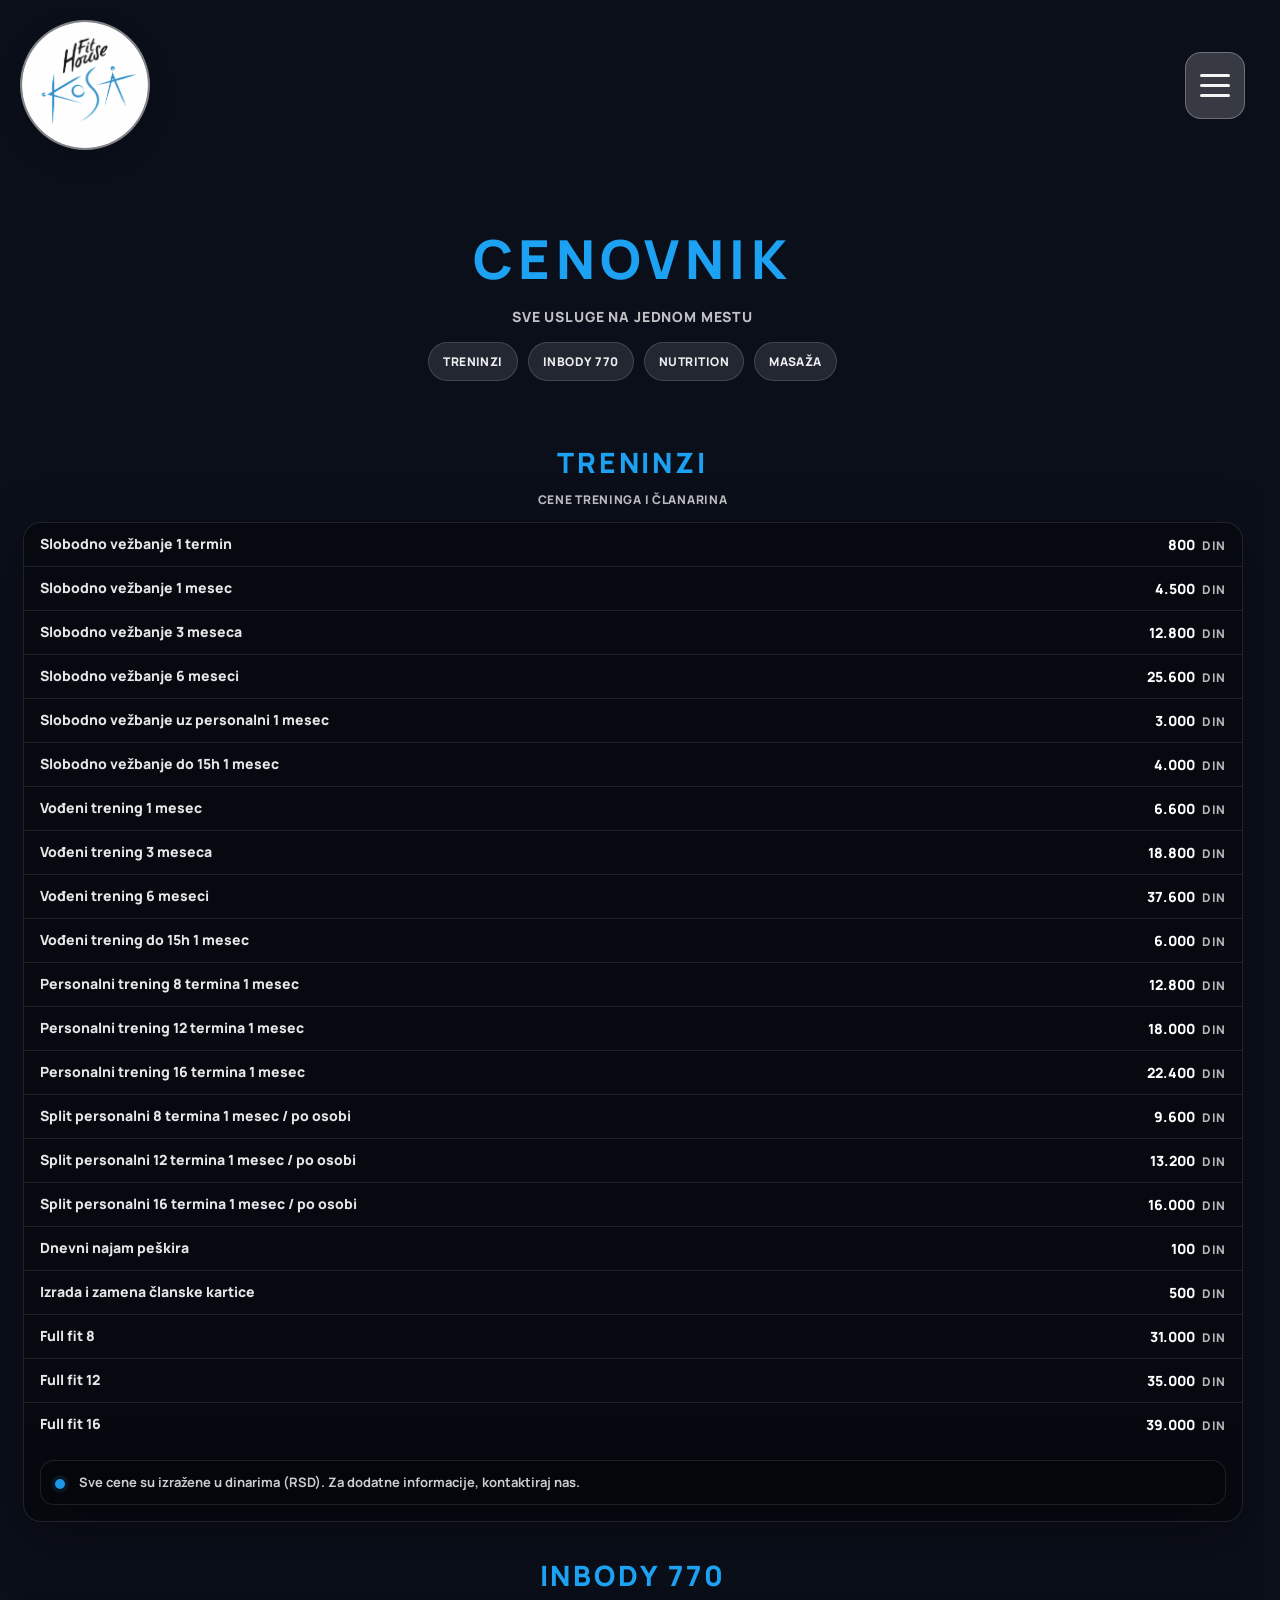
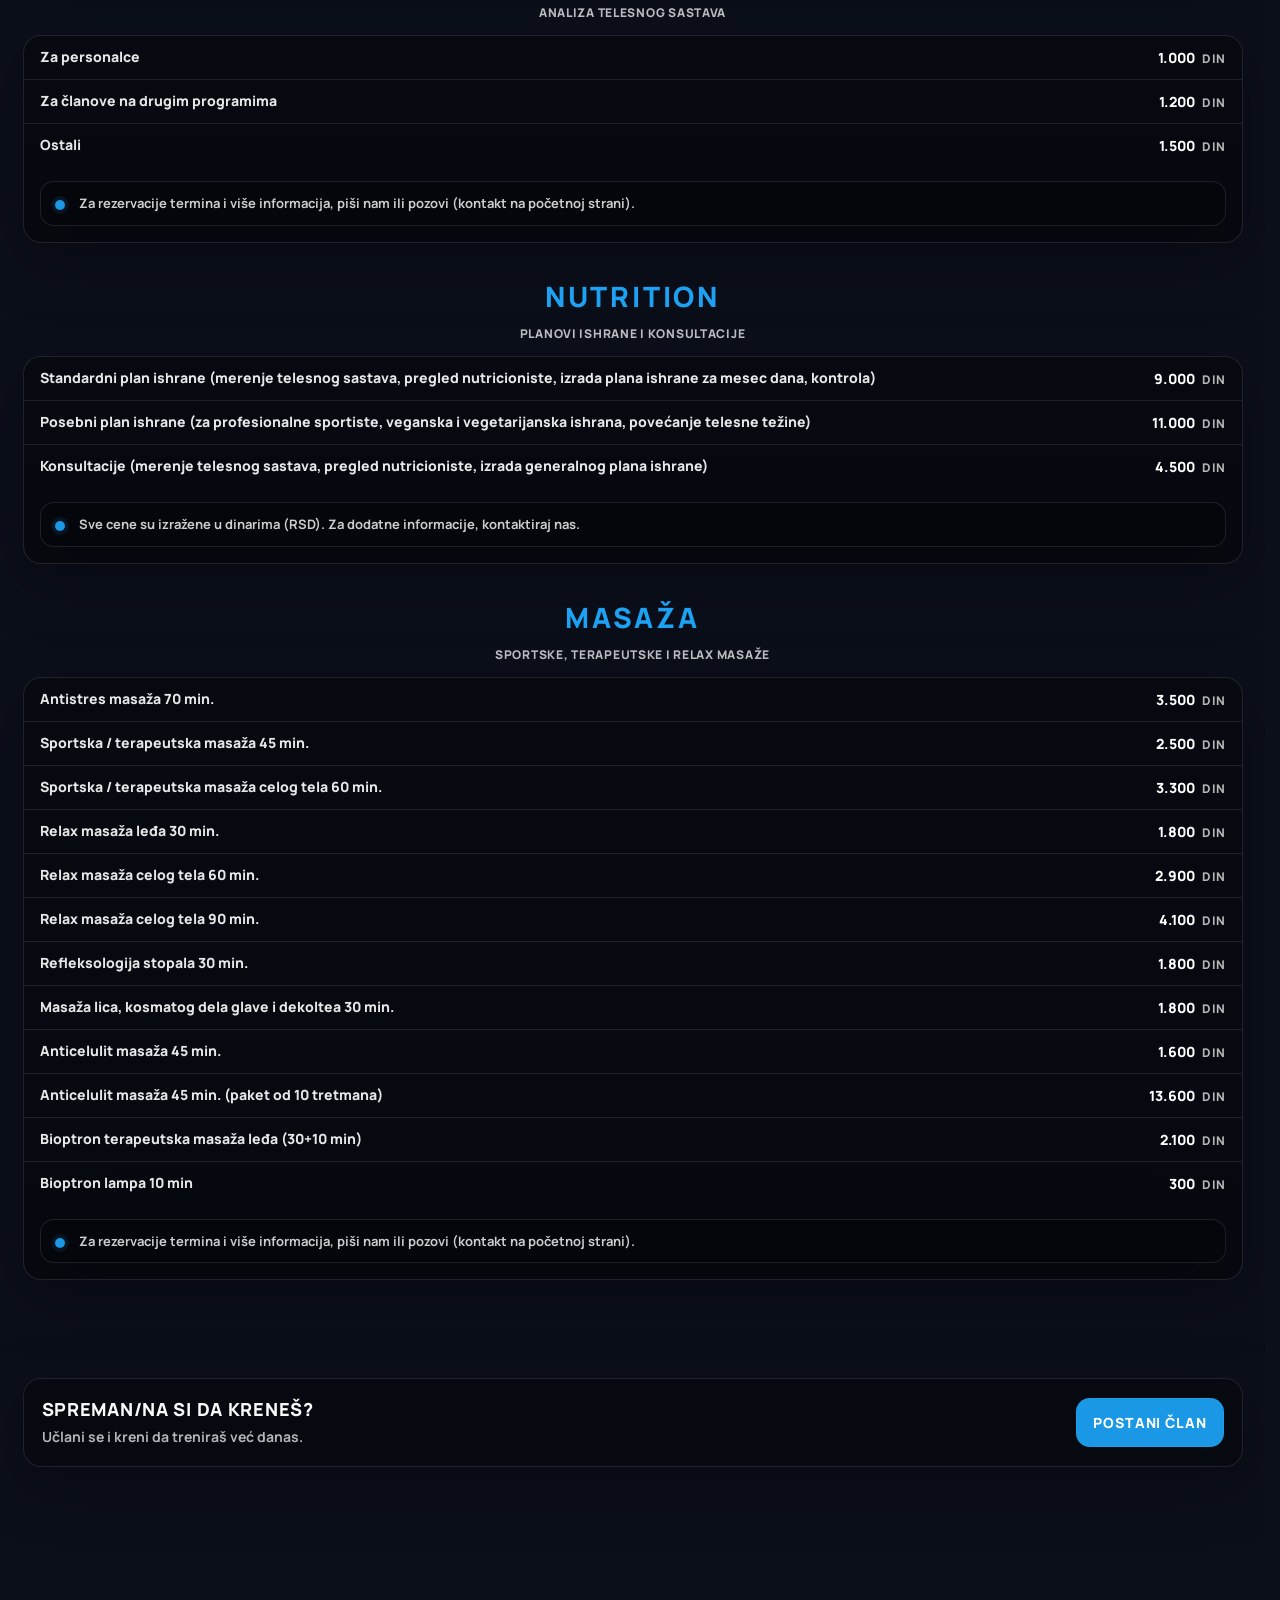
<file: cenovnik/cenovnik.html>
<!doctype html>
<html lang="sr">
  <head>
    <meta charset="UTF-8" />
    <meta name="viewport" content="width=device-width, initial-scale=1.0" />
    <title>Cenovnik | Fit Kosa</title>

    <link rel="preconnect" href="https://fonts.googleapis.com" />
    <link rel="preconnect" href="https://fonts.gstatic.com" crossorigin />
    <link
      href="https://fonts.googleapis.com/css2?family=Manrope:wght@400;600;700;800&display=swap"
      rel="stylesheet"
    />

    <link rel="stylesheet" href="cenovnik.css" />
  </head>

  <body>
    <!-- HEADER -->
    <header class="site-header" id="siteHeader">
      <div class="container header-inner">
        <a class="brand" href="/index.html" aria-label="Fit Kosa - početna">
          <span class="brand-logo-wrap" aria-hidden="true">
            <img class="brand-logo" src="/img/logo.png" alt="Fit Kosa logo" />
          </span>
        </a>

        <div class="header-right">
          <div class="menu header-nav" data-dropdown="nav">
            <button
              class="menu-btn"
              type="button"
              data-dropdown-trigger="nav"
              aria-label="Otvori navigaciju"
              aria-expanded="false"
              aria-controls="navDropdown"
            >
              <span class="menu-btn-line"></span>
              <span class="menu-btn-line"></span>
              <span class="menu-btn-line"></span>
            </button>

            <nav
              class="dropdown"
              data-dropdown-panel="nav"
              aria-label="Sekcije sajta"
            >
              <a class="dropdown-link" href="/index.html">Početna</a>
              <a class="dropdown-link" href="/treneri/treneri.html">Treneri</a>
              <a class="dropdown-link" href="/onama/onama.html">O&nbsp;nama</a>
              <a
                class="dropdown-link is-active"
                href="/cenovnik/cenovnik.html"
                aria-current="page"
              >
                Cenovnik
              </a>
              <a class="dropdown-link" href="/kontakt/kontakt.html">Kontakt</a>
              <a class="dropdown-cta" href="/clan/clan.html">Postani član</a>
            </nav>
          </div>

          <!-- ✅ uklonjeno: promena jezika -->
        </div>
      </div>
    </header>

    <main>
      <!-- HERO -->
      <section class="page-hero" aria-label="Cenovnik - naslov">
        <div class="container">
          <h1 class="page-title">CENOVNIK</h1>
          <p class="page-subtitle">Sve usluge na jednom mestu</p>

          <div class="page-chips" aria-label="Brza navigacija">
            <a class="chip" href="#treninzi">Treninzi</a>
            <a class="chip" href="#inbody">InBody 770</a>
            <a class="chip" href="#nutrition">Nutrition</a>
            <a class="chip" href="#masaza">Masaža</a>
          </div>
        </div>
      </section>

      <!-- CONTENT -->
      <section class="pricing" aria-label="Cenovnik - sadržaj">
        <div class="container">
          <!-- TRENINZI -->
          <section class="pricing-section" id="treninzi" aria-label="Treninzi">
            <header class="section-head">
              <h2 class="section-title">Treninzi</h2>
              <p class="section-subtitle">Cene treninga i članarina</p>
            </header>

            <div class="price-card">
              <div
                class="price-table"
                role="table"
                aria-label="Treninzi - cenovnik"
              >
                <div class="row" role="row">
                  <div class="cell name" role="cell">
                    Slobodno vežbanje 1 termin
                  </div>
                  <div class="cell price" role="cell">800</div>
                </div>

                <div class="row" role="row">
                  <div class="cell name" role="cell">
                    Slobodno vežbanje 1 mesec
                  </div>
                  <div class="cell price" role="cell">4.500</div>
                </div>

                <div class="row" role="row">
                  <div class="cell name" role="cell">
                    Slobodno vežbanje 3 meseca
                  </div>
                  <div class="cell price" role="cell">12.800</div>
                </div>

                <div class="row" role="row">
                  <div class="cell name" role="cell">
                    Slobodno vežbanje 6 meseci
                  </div>
                  <div class="cell price" role="cell">25.600</div>
                </div>

                <div class="row" role="row">
                  <div class="cell name" role="cell">
                    Slobodno vežbanje uz personalni 1 mesec
                  </div>
                  <div class="cell price" role="cell">3.000</div>
                </div>

                <div class="row" role="row">
                  <div class="cell name" role="cell">
                    Slobodno vežbanje do 15h 1 mesec
                  </div>
                  <div class="cell price" role="cell">4.000</div>
                </div>

                <div class="row" role="row">
                  <div class="cell name" role="cell">
                    Vođeni trening 1 mesec
                  </div>
                  <div class="cell price" role="cell">6.600</div>
                </div>

                <div class="row" role="row">
                  <div class="cell name" role="cell">
                    Vođeni trening 3 meseca
                  </div>
                  <div class="cell price" role="cell">18.800</div>
                </div>

                <div class="row" role="row">
                  <div class="cell name" role="cell">
                    Vođeni trening 6 meseci
                  </div>
                  <div class="cell price" role="cell">37.600</div>
                </div>

                <div class="row" role="row">
                  <div class="cell name" role="cell">
                    Vođeni trening do 15h 1 mesec
                  </div>
                  <div class="cell price" role="cell">6.000</div>
                </div>

                <div class="row" role="row">
                  <div class="cell name" role="cell">
                    Personalni trening 8 termina 1 mesec
                  </div>
                  <div class="cell price" role="cell">12.800</div>
                </div>

                <div class="row" role="row">
                  <div class="cell name" role="cell">
                    Personalni trening 12 termina 1 mesec
                  </div>
                  <div class="cell price" role="cell">18.000</div>
                </div>

                <div class="row" role="row">
                  <div class="cell name" role="cell">
                    Personalni trening 16 termina 1 mesec
                  </div>
                  <div class="cell price" role="cell">22.400</div>
                </div>

                <div class="row" role="row">
                  <div class="cell name" role="cell">
                    Split personalni 8 termina 1 mesec / po osobi
                  </div>
                  <div class="cell price" role="cell">9.600</div>
                </div>

                <div class="row" role="row">
                  <div class="cell name" role="cell">
                    Split personalni 12 termina 1 mesec / po osobi
                  </div>
                  <div class="cell price" role="cell">13.200</div>
                </div>

                <div class="row" role="row">
                  <div class="cell name" role="cell">
                    Split personalni 16 termina 1 mesec / po osobi
                  </div>
                  <div class="cell price" role="cell">16.000</div>
                </div>

                <div class="row" role="row">
                  <div class="cell name" role="cell">Dnevni najam peškira</div>
                  <div class="cell price" role="cell">100</div>
                </div>

                <div class="row" role="row">
                  <div class="cell name" role="cell">
                    Izrada i zamena članske kartice
                  </div>
                  <div class="cell price" role="cell">500</div>
                </div>

                <div class="row" role="row">
                  <div class="cell name" role="cell">Full fit 8</div>
                  <div class="cell price" role="cell">31.000</div>
                </div>

                <div class="row" role="row">
                  <div class="cell name" role="cell">Full fit 12</div>
                  <div class="cell price" role="cell">35.000</div>
                </div>

                <div class="row" role="row">
                  <div class="cell name" role="cell">Full fit 16</div>
                  <div class="cell price" role="cell">39.000</div>
                </div>
              </div>

              <div class="price-note">
                <span class="note-dot" aria-hidden="true"></span>
                <p class="note-text">
                  Sve cene su izražene u dinarima (RSD). Za dodatne informacije,
                  kontaktiraj nas.
                </p>
              </div>
            </div>
          </section>

          <!-- INBODY -->
          <section class="pricing-section" id="inbody" aria-label="InBody 770">
            <header class="section-head">
              <h2 class="section-title">InBody 770</h2>
              <p class="section-subtitle">Analiza telesnog sastava</p>
            </header>

            <div class="price-card">
              <div
                class="price-table"
                role="table"
                aria-label="InBody 770 - cenovnik"
              >
                <div class="row" role="row">
                  <div class="cell name" role="cell">Za personalce</div>
                  <div class="cell price" role="cell">1.000</div>
                </div>
                <div class="row" role="row">
                  <div class="cell name" role="cell">
                    Za članove na drugim programima
                  </div>
                  <div class="cell price" role="cell">1.200</div>
                </div>
                <div class="row" role="row">
                  <div class="cell name" role="cell">Ostali</div>
                  <div class="cell price" role="cell">1.500</div>
                </div>
              </div>

              <div class="price-note">
                <span class="note-dot" aria-hidden="true"></span>
                <p class="note-text">
                  Za rezervacije termina i više informacija, piši nam ili pozovi
                  (kontakt na početnoj strani).
                </p>
              </div>
            </div>
          </section>

          <!-- NUTRITION -->
          <section
            class="pricing-section"
            id="nutrition"
            aria-label="Nutrition"
          >
            <header class="section-head">
              <h2 class="section-title">Nutrition</h2>
              <p class="section-subtitle">Planovi ishrane i konsultacije</p>
            </header>

            <div class="price-card">
              <div
                class="price-table"
                role="table"
                aria-label="Nutrition - cenovnik"
              >
                <div class="row" role="row">
                  <div class="cell name" role="cell">
                    Standardni plan ishrane (merenje telesnog sastava, pregled
                    nutricioniste, izrada plana ishrane za mesec dana, kontrola)
                  </div>
                  <div class="cell price" role="cell">9.000</div>
                </div>

                <div class="row" role="row">
                  <div class="cell name" role="cell">
                    Posebni plan ishrane (za profesionalne sportiste, veganska i
                    vegetarijanska ishrana, povećanje telesne težine)
                  </div>
                  <div class="cell price" role="cell">11.000</div>
                </div>

                <div class="row" role="row">
                  <div class="cell name" role="cell">
                    Konsultacije (merenje telesnog sastava, pregled
                    nutricioniste, izrada generalnog plana ishrane)
                  </div>
                  <div class="cell price" role="cell">4.500</div>
                </div>
              </div>

              <div class="price-note">
                <span class="note-dot" aria-hidden="true"></span>
                <p class="note-text">
                  Sve cene su izražene u dinarima (RSD). Za dodatne informacije,
                  kontaktiraj nas.
                </p>
              </div>
            </div>
          </section>

          <!-- MASAŽA -->
          <section class="pricing-section" id="masaza" aria-label="Masaža">
            <header class="section-head">
              <h2 class="section-title">Masaža</h2>
              <p class="section-subtitle">
                Sportske, terapeutske i relax masaže
              </p>
            </header>

            <div class="price-card">
              <div
                class="price-table"
                role="table"
                aria-label="Masaža - cenovnik"
              >
                <div class="row" role="row">
                  <div class="cell name" role="cell">
                    Antistres masaža 70 min.
                  </div>
                  <div class="cell price" role="cell">3.500</div>
                </div>
                <div class="row" role="row">
                  <div class="cell name" role="cell">
                    Sportska / terapeutska masaža 45 min.
                  </div>
                  <div class="cell price" role="cell">2.500</div>
                </div>
                <div class="row" role="row">
                  <div class="cell name" role="cell">
                    Sportska / terapeutska masaža celog tela 60 min.
                  </div>
                  <div class="cell price" role="cell">3.300</div>
                </div>

                <div class="row" role="row">
                  <div class="cell name" role="cell">
                    Relax masaža leđa 30 min.
                  </div>
                  <div class="cell price" role="cell">1.800</div>
                </div>
                <div class="row" role="row">
                  <div class="cell name" role="cell">
                    Relax masaža celog tela 60 min.
                  </div>
                  <div class="cell price" role="cell">2.900</div>
                </div>
                <div class="row" role="row">
                  <div class="cell name" role="cell">
                    Relax masaža celog tela 90 min.
                  </div>
                  <div class="cell price" role="cell">4.100</div>
                </div>

                <div class="row" role="row">
                  <div class="cell name" role="cell">
                    Refleksologija stopala 30 min.
                  </div>
                  <div class="cell price" role="cell">1.800</div>
                </div>
                <div class="row" role="row">
                  <div class="cell name" role="cell">
                    Masaža lica, kosmatog dela glave i dekoltea 30 min.
                  </div>
                  <div class="cell price" role="cell">1.800</div>
                </div>

                <div class="row" role="row">
                  <div class="cell name" role="cell">
                    Anticelulit masaža 45 min.
                  </div>
                  <div class="cell price" role="cell">1.600</div>
                </div>
                <div class="row" role="row">
                  <div class="cell name" role="cell">
                    Anticelulit masaža 45 min. (paket od 10 tretmana)
                  </div>
                  <div class="cell price" role="cell">13.600</div>
                </div>

                <div class="row" role="row">
                  <div class="cell name" role="cell">
                    Bioptron terapeutska masaža leđa (30+10 min)
                  </div>
                  <div class="cell price" role="cell">2.100</div>
                </div>
                <div class="row" role="row">
                  <div class="cell name" role="cell">Bioptron lampa 10 min</div>
                  <div class="cell price" role="cell">300</div>
                </div>
              </div>

              <div class="price-note">
                <span class="note-dot" aria-hidden="true"></span>
                <p class="note-text">
                  Za rezervacije termina i više informacija, piši nam ili pozovi
                  (kontakt na početnoj strani).
                </p>
              </div>
            </div>
          </section>
        </div>
      </section>

      <section class="page-cta" aria-label="Poziv na akciju">
        <div class="container cta-box">
          <div class="cta-text">
            <h2 class="cta-title">Spreman/na si da kreneš?</h2>
            <p class="cta-subtitle">Učlani se i kreni da treniraš već danas.</p>
          </div>
          <a class="cta-btn" href="/index.html#postani-clan">Postani član</a>
        </div>
      </section>
    </main>

    <script src="cenovnik.js"></script>
  </body>
</html>
</file>
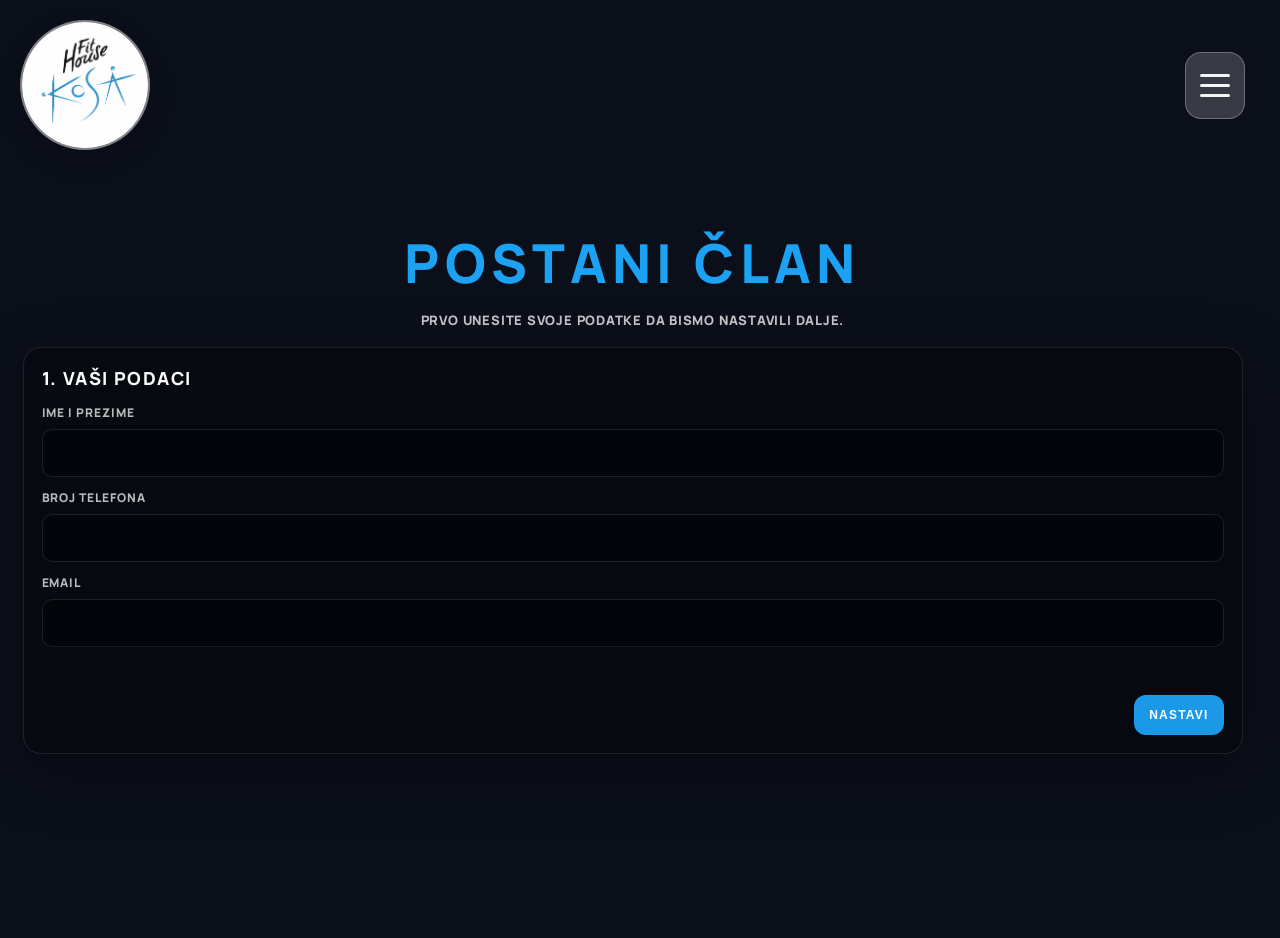
<file: clan/clan.html>
<!doctype html>
<html lang="sr">
  <head>
    <meta charset="UTF-8" />
    <meta name="viewport" content="width=device-width, initial-scale=1.0" />
    <title>Postani član | Fit Kosa</title>

    <link rel="preconnect" href="https://fonts.googleapis.com" />
    <link rel="preconnect" href="https://fonts.gstatic.com" crossorigin />
    <link
      href="https://fonts.googleapis.com/css2?family=Manrope:wght@400;600;700;800&display=swap"
      rel="stylesheet"
    />

    <link rel="stylesheet" href="clan.css" />
  </head>

  <body>
    <!-- HEADER -->
    <header class="site-header" id="siteHeader">
      <div class="container header-inner">
        <a
          class="brand"
          href="/index.html#pocetna"
          aria-label="Fit Kosa - početna"
        >
          <span class="brand-logo-wrap" aria-hidden="true">
            <img class="brand-logo" src="/img/logo.png" alt="Fit Kosa logo" />
          </span>
        </a>

        <div class="header-right">
          <div class="menu header-nav" data-dropdown="nav">
            <button
              class="menu-btn"
              type="button"
              data-dropdown-trigger="nav"
              aria-label="Otvori navigaciju"
              aria-expanded="false"
            >
              <span class="menu-btn-line"></span>
              <span class="menu-btn-line"></span>
              <span class="menu-btn-line"></span>
            </button>

            <nav
              class="dropdown"
              data-dropdown-panel="nav"
              aria-label="Sekcije sajta"
            >
              <a class="dropdown-link" href="/index.html">Početna</a>
              <a class="dropdown-link" href="/treneri/treneri.html">Treneri</a>
              <a class="dropdown-link" href="/onama/onama.html">O&nbsp;nama</a>
              <a class="dropdown-link" href="/cenovnik/cenovnik.html"
                >Cenovnik</a
              >
              <a class="dropdown-link" href="/kontakt/kontakt.html">Kontakt</a>
              <a
                class="dropdown-cta is-active"
                href="/clan/clan.html"
                aria-current="page"
              >
                Postani član
              </a>
            </nav>
          </div>

          <!-- ✅ uklonjeno: promena jezika -->
        </div>
      </div>
    </header>

    <main class="wizard">
      <!-- STEP 1 -->
      <section class="step is-active" id="step1" aria-label="Unesite podatke">
        <div class="container">
          <div class="hero">
            <h1 class="page-title">POSTANI ČLAN</h1>
            <p class="page-subtitle">
              Prvo unesite svoje podatke da bismo nastavili dalje.
            </p>
          </div>

          <div class="card">
            <h2 class="step-title">1. Vaši podaci</h2>

            <form class="form" id="memberForm" novalidate>
              <label class="field">
                <span class="field-label">Ime i prezime</span>
                <input
                  class="field-input"
                  type="text"
                  name="fullName"
                  autocomplete="name"
                  required
                />
              </label>

              <label class="field">
                <span class="field-label">Broj telefona</span>
                <input
                  class="field-input"
                  type="tel"
                  name="phone"
                  autocomplete="tel"
                  required
                />
              </label>

              <label class="field">
                <span class="field-label">Email</span>
                <input
                  class="field-input"
                  type="email"
                  name="email"
                  autocomplete="email"
                />
              </label>

              <p class="error" id="step1Error" aria-live="polite"></p>

              <div class="actions">
                <button class="btn btn-blue" type="button" id="toStep2">
                  Nastavi
                </button>
              </div>
            </form>
          </div>
        </div>
      </section>

      <!-- STEP 2 -->
      <section class="step" id="step2" aria-label="Odaberite uslugu">
        <div class="container">
          <div class="card">
            <h2 class="step-title">2. Odaberite program / uslugu</h2>
            <p class="step-desc">Izaberite jednu opciju da nastavimo dalje.</p>

            <div class="pick-grid" id="serviceGrid" role="list">
              <button
                class="pick-card"
                type="button"
                data-service="Članarina (slobodno vežbanje)"
              >
                <span class="pick-title">Članarina</span>
                <span class="pick-desc">Slobodno vežbanje + pristup sali.</span>
                <span class="pick-meta">Najčešći izbor</span>
              </button>

              <button
                class="pick-card"
                type="button"
                data-service="Personalni trening"
              >
                <span class="pick-title">Personalni trening</span>
                <span class="pick-desc">Rad 1 na 1 uz plan i praćenje.</span>
                <span class="pick-meta">Najbrže do cilja</span>
              </button>

              <button
                class="pick-card"
                type="button"
                data-service="Vođeni trening"
              >
                <span class="pick-title">Vođeni trening</span>
                <span class="pick-desc"
                  >Trening u vođenoj grupi / terminu.</span
                >
                <span class="pick-meta">Motivacija + ritam</span>
              </button>

              <button class="pick-card" type="button" data-service="Masaža">
                <span class="pick-title">Masaža</span>
                <span class="pick-desc">Relax / sportska / terapeutska.</span>
                <span class="pick-meta">Oporavak</span>
              </button>

              <button
                class="pick-card"
                type="button"
                data-service="Nutrition (plan ishrane)"
              >
                <span class="pick-title">Nutrition</span>
                <span class="pick-desc">Plan ishrane + konsultacije.</span>
                <span class="pick-meta">Navike + rezultat</span>
              </button>

              <button
                class="pick-card pick-card--featured"
                type="button"
                data-service="InBody 770 analiza"
              >
                <span class="pick-title">InBody 770</span>
                <span class="pick-desc">Analiza telesnog sastava.</span>
                <span class="pick-meta">Precizan uvid</span>
              </button>
            </div>

            <p class="error" id="step2Error" aria-live="polite"></p>

            <div class="actions actions-split">
              <button class="btn btn-gray" type="button" id="backTo1">
                Nazad
              </button>
              <button
                class="btn btn-blue"
                type="button"
                id="toNextAfterService"
                disabled
              >
                Nastavi
              </button>
            </div>
          </div>
        </div>
      </section>

      <!-- STEP 3 (conditional) -->
      <section class="step" id="step3" aria-label="Odaberite svog trenera">
        <div class="container">
          <div class="card">
            <h2 class="step-title">3. Odaberite svog trenera</h2>
            <p class="step-desc">
              Ovaj korak je potreban za personalni i vođeni trening.
            </p>

            <div class="trainer-grid" id="trainerGrid" role="list">
              <button
                class="trainer-card"
                type="button"
                data-trainer="Bojan Magazin"
              >
                <span class="trainer-img">
                  <img
                    src="/img/trainers/bojan.jpg"
                    alt="Trener Bojan Magazin"
                    loading="lazy"
                  />
                </span>
                <span class="trainer-info">
                  <span class="trainer-name">Bojan Magazin</span>
                  <span class="trainer-role">Personalni trener</span>
                </span>
              </button>

              <button
                class="trainer-card"
                type="button"
                data-trainer="Jovana Nikolovski"
              >
                <span class="trainer-img">
                  <img
                    src="/img/trainers/jovana.jpg"
                    alt="Trener Jovana Nikolovski"
                    loading="lazy"
                  />
                </span>
                <span class="trainer-info">
                  <span class="trainer-name">Jovana Nikolovski</span>
                  <span class="trainer-role">Kondicioni trener</span>
                </span>
              </button>

              <button
                class="trainer-card"
                type="button"
                data-trainer="Nenad Stanisavljević"
              >
                <span class="trainer-img">
                  <img
                    src="/img/trainers/nenad.jpg"
                    alt="Trener Nenad Stanisavljević"
                    loading="lazy"
                  />
                </span>
                <span class="trainer-info">
                  <span class="trainer-name">Nenad Stanisavljević</span>
                  <span class="trainer-role">Funkcionalni trening</span>
                </span>
              </button>

              <button
                class="trainer-card"
                type="button"
                data-trainer="Nemanja Tunguz"
              >
                <span class="trainer-img">
                  <img
                    src="/img/trainers/nemanja.jpg"
                    alt="Trener Nemanja Tunguz"
                    loading="lazy"
                  />
                </span>
                <span class="trainer-info">
                  <span class="trainer-name">Nemanja Tunguz</span>
                  <span class="trainer-role"
                    >Mršavljenje &amp; oblikovanje</span
                  >
                </span>
              </button>
            </div>

            <p class="error" id="step3Error" aria-live="polite"></p>

            <div class="actions actions-split">
              <button class="btn btn-gray" type="button" id="backTo2">
                Nazad
              </button>
              <button
                class="btn btn-blue"
                type="button"
                id="toSummary"
                disabled
              >
                Nastavi
              </button>
            </div>
          </div>
        </div>
      </section>

      <!-- STEP 4 (summary) -->
      <section class="step" id="step4" aria-label="Potvrda rezervacije">
        <div class="container">
          <div class="card">
            <h2 class="step-title">4. Provera podataka</h2>
            <p class="step-desc">
              Proverite informacije i potvrdite rezervaciju.
            </p>

            <dl class="summary">
              <div class="summary-row">
                <dt>Ime i prezime</dt>
                <dd id="sumName">—</dd>
              </div>
              <div class="summary-row">
                <dt>Telefon</dt>
                <dd id="sumPhone">—</dd>
              </div>
              <div class="summary-row">
                <dt>Email</dt>
                <dd id="sumEmail">—</dd>
              </div>
              <div class="summary-row">
                <dt>Odabrano</dt>
                <dd id="sumService">—</dd>
              </div>
              <div class="summary-row" id="sumTrainerRow">
                <dt>Trener</dt>
                <dd id="sumTrainer">—</dd>
              </div>
            </dl>

            <div class="actions actions-split">
              <button class="btn btn-gray" type="button" id="backFromSummary">
                Nazad
              </button>
              <button
                class="btn btn-blue btn-big"
                type="button"
                id="confirmBtn"
              >
                POTVRDI REZERVACIJU
              </button>
            </div>

            <p class="hint" id="confirmHint">
              Klikom na potvrdu šaljemo prijavu (za sada simulacija, kasnije
              povezujemo na formu).
            </p>
          </div>
        </div>
      </section>

      <!-- STEP 5 (success) -->
      <section class="step" id="step5" aria-label="Uspešna prijava">
        <div class="container">
          <div class="success">
            <h2 class="success-title">
              Uspešno ste postali član teretane Fit House Kosa
            </h2>
            <p class="success-text">
              Informacije o slobodnim terminima ćete dobiti kroz par minuta.
            </p>

            <div class="actions">
              <a class="btn btn-blue" href="/index.html">Nazad na početnu</a>
              <a class="btn btn-gray" href="/kontakt/kontakt.html">Kontakt</a>
            </div>
          </div>
        </div>
      </section>
    </main>

    <script src="clan.js"></script>
  </body>
</html>
</file>
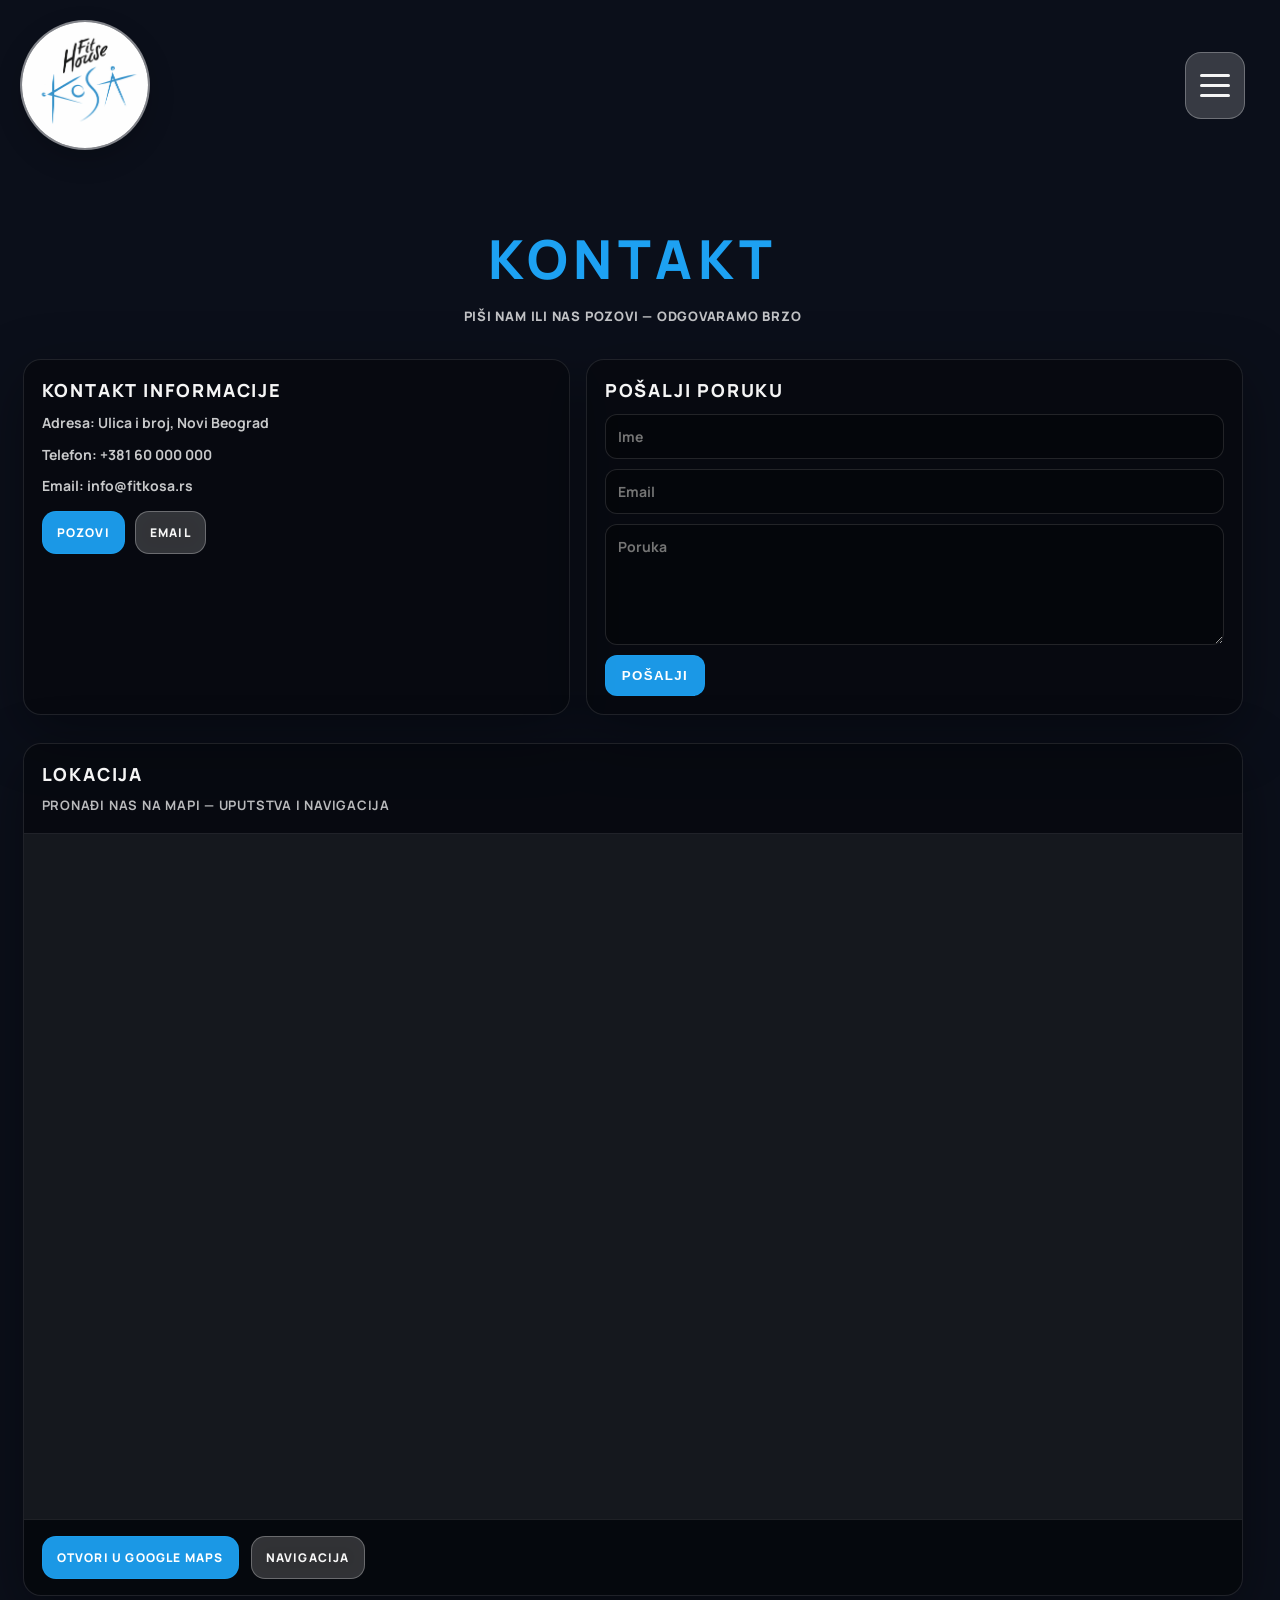
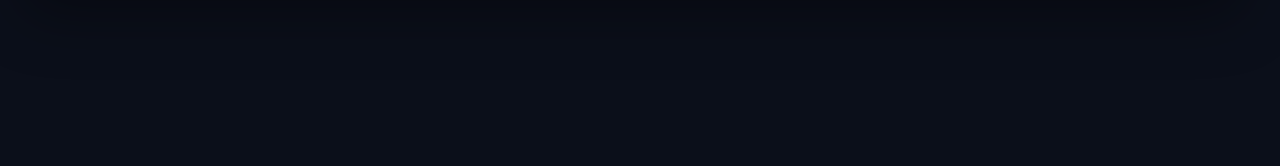
<file: kontakt/kontakt.html>
<!doctype html>
<html lang="sr">
  <head>
    <meta charset="UTF-8" />
    <meta name="viewport" content="width=device-width, initial-scale=1.0" />
    <title>Kontakt | Fit Kosa</title>

    <link rel="preconnect" href="https://fonts.googleapis.com" />
    <link rel="preconnect" href="https://fonts.gstatic.com" crossorigin />
    <link
      href="https://fonts.googleapis.com/css2?family=Manrope:wght@400;600;700;800&display=swap"
      rel="stylesheet"
    />

    <link rel="stylesheet" href="kontakt.css" />
  </head>

  <body class="page-fade">
    <!-- HEADER -->
    <header class="site-header" id="siteHeader">
      <div class="container header-inner">
        <a class="brand" href="/index.html" aria-label="Fit Kosa - početna">
          <span class="brand-logo-wrap" aria-hidden="true">
            <img class="brand-logo" src="/img/logo.png" alt="Fit Kosa logo" />
          </span>
        </a>

        <div class="header-right">
          <div class="menu header-nav" data-dropdown="nav">
            <button
              class="menu-btn"
              type="button"
              data-dropdown-trigger="nav"
              aria-label="Otvori navigaciju"
              aria-expanded="false"
            >
              <span class="menu-btn-line"></span>
              <span class="menu-btn-line"></span>
              <span class="menu-btn-line"></span>
            </button>

            <nav
              class="dropdown"
              data-dropdown-panel="nav"
              aria-label="Sekcije sajta"
            >
              <a class="dropdown-link" href="/index.html">Početna</a>
              <a class="dropdown-link" href="/treneri/treneri.html">Treneri</a>
              <a class="dropdown-link" href="/onama/onama.html">O&nbsp;nama</a>
              <a class="dropdown-link" href="/cenovnik/cenovnik.html"
                >Cenovnik</a
              >
              <a
                class="dropdown-link is-active"
                href="/kontakt/kontakt.html"
                aria-current="page"
              >
                Kontakt
              </a>
              <a class="dropdown-cta" href="/clan/clan.html">Postani član</a>
            </nav>
          </div>

          <!-- ✅ uklonjeno: promena jezika -->
        </div>
      </div>
    </header>

    <main>
      <!-- HERO -->
      <section class="page-hero reveal" aria-label="Kontakt - naslov">
        <div class="container">
          <h1 class="page-title">KONTAKT</h1>
          <p class="page-subtitle">Piši nam ili nas pozovi — odgovaramo brzo</p>
        </div>
      </section>

      <!-- CONTACT GRID -->
      <section class="contact-page reveal" aria-label="Kontakt sadržaj">
        <div class="container contact-shell">
          <div class="contact-card">
            <h2 class="contact-title">Kontakt informacije</h2>

            <p class="contact-text">Adresa: Ulica i broj, Novi Beograd</p>
            <p class="contact-text">Telefon: +381 60 000 000</p>
            <p class="contact-text">Email: info@fitkosa.rs</p>

            <div class="quick-actions" aria-label="Brze akcije">
              <a class="quick-btn quick-btn--blue" href="tel:+38160000000"
                >POZOVI</a
              >
              <a class="quick-btn quick-btn--gray" href="mailto:info@fitkosa.rs"
                >EMAIL</a
              >
            </div>
          </div>

          <div class="contact-card">
            <h2 class="contact-title">Pošalji poruku</h2>
            <form
              class="contact-form"
              action="#"
              method="post"
              aria-label="Kontakt forma"
            >
              <input
                class="contact-input"
                type="text"
                name="ime"
                placeholder="Ime"
                autocomplete="name"
              />
              <input
                class="contact-input"
                type="email"
                name="email"
                placeholder="Email"
                autocomplete="email"
              />
              <textarea
                class="contact-textarea"
                name="poruka"
                placeholder="Poruka"
                rows="5"
              ></textarea>
              <button class="contact-submit" type="submit">POŠALJI</button>
            </form>
          </div>
        </div>
      </section>

      <!-- MAP -->
      <section class="map-section reveal" aria-label="Lokacija na mapi">
        <div class="container">
          <div class="map-card">
            <header class="map-header">
              <h2 class="map-title">LOKACIJA</h2>
              <p class="map-subtitle">
                Pronađi nas na mapi — uputstva i navigacija
              </p>
            </header>

            <div class="map-shell" aria-label="Google mapa">
              <iframe
                class="map-iframe"
                title="Fit Kosa lokacija"
                loading="lazy"
                referrerpolicy="no-referrer-when-downgrade"
                allowfullscreen
                src="https://www.google.com/maps?q=Be%C5%BEanijska%20kosa%20Novi%20Beograd&output=embed"
              ></iframe>
            </div>

            <div class="map-actions">
              <a
                class="map-btn map-btn--blue"
                target="_blank"
                rel="noopener"
                href="https://www.google.com/maps?q=Be%C5%BEanijska%20kosa%20Novi%20Beograd"
              >
                OTVORI U GOOGLE MAPS
              </a>

              <a
                class="map-btn map-btn--gray"
                target="_blank"
                rel="noopener"
                href="https://www.google.com/maps/dir/?api=1&destination=Be%C5%BEanijska%20kosa%20Novi%20Beograd"
              >
                NAVIGACIJA
              </a>
            </div>
          </div>
        </div>
      </section>
    </main>

    <script src="kontakt.js"></script>
  </body>
</html>
</file>
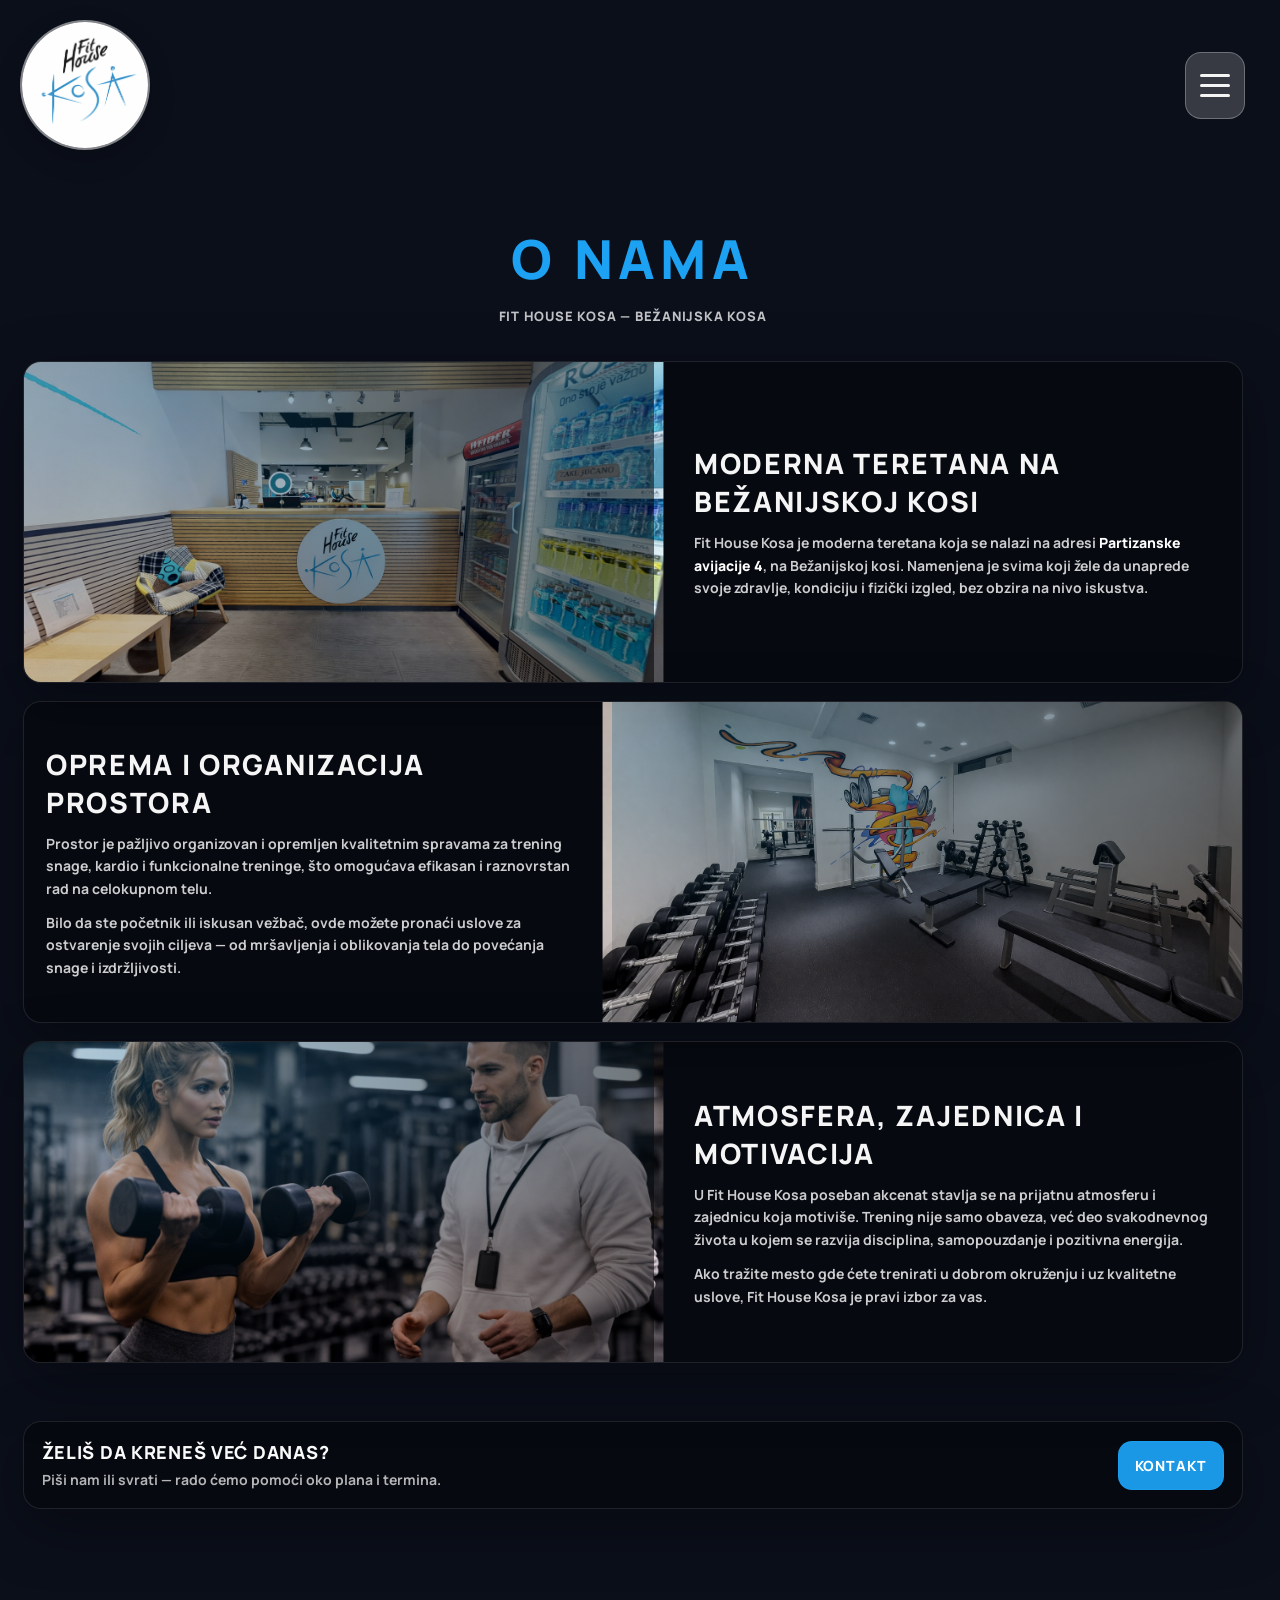
<file: onama/onama.html>
<!doctype html>
<html lang="sr">
  <head>
    <meta charset="UTF-8" />
    <meta name="viewport" content="width=device-width, initial-scale=1.0" />
    <title>O nama | Fit Kosa</title>

    <link rel="preconnect" href="https://fonts.googleapis.com" />
    <link rel="preconnect" href="https://fonts.gstatic.com" crossorigin />
    <link
      href="https://fonts.googleapis.com/css2?family=Manrope:wght@400;600;700;800&display=swap"
      rel="stylesheet"
    />

    <link rel="stylesheet" href="onama.css" />
  </head>

  <body class="page-fade">
    <!-- HEADER -->
    <header class="site-header" id="siteHeader">
      <div class="container header-inner">
        <a class="brand" href="/index.html" aria-label="Fit Kosa - početna">
          <span class="brand-logo-wrap" aria-hidden="true">
            <img class="brand-logo" src="/img/logo.png" alt="Fit Kosa logo" />
          </span>
        </a>

        <div class="header-right">
          <div class="menu header-nav" data-dropdown="nav">
            <button
              class="menu-btn"
              type="button"
              data-dropdown-trigger="nav"
              aria-label="Otvori navigaciju"
              aria-expanded="false"
            >
              <span class="menu-btn-line"></span>
              <span class="menu-btn-line"></span>
              <span class="menu-btn-line"></span>
            </button>

            <nav
              class="dropdown"
              data-dropdown-panel="nav"
              aria-label="Sekcije sajta"
            >
              <a class="dropdown-link" href="/index.html">Početna</a>
              <a class="dropdown-link" href="/treneri/treneri.html">Treneri</a>
              <a
                class="dropdown-link is-active"
                href="/onama/onama.html"
                aria-current="page"
              >
                O&nbsp;nama
              </a>
              <a class="dropdown-link" href="/cenovnik/cenovnik.html"
                >Cenovnik</a
              >
              <a class="dropdown-link" href="/kontakt/kontakt.html">Kontakt</a>
              <a class="dropdown-cta" href="/clan/clan.html">Postani član</a>
            </nav>
          </div>

          <!-- ✅ uklonjeno: promena jezika -->
        </div>
      </div>
    </header>

    <main>
      <!-- HERO / naslov -->
      <section class="page-hero reveal" aria-label="O nama - naslov">
        <div class="container">
          <h1 class="page-title">O NAMA</h1>
          <p class="page-subtitle">Fit House Kosa — Bežanijska kosa</p>
        </div>
      </section>

      <!-- 3 sekcije: L/R, R/L, L/R -->
      <section class="about-page" aria-label="O nama - sadržaj">
        <div class="container about-stack">
          <!-- 1) slika levo, tekst desno -->
          <article class="about-row reveal" aria-label="Ko smo mi">
            <div class="about-media">
              <img
                class="about-img"
                src="/img/enterijer.png"
                alt="Fit House Kosa - enterijer teretane"
                loading="lazy"
              />
              <div class="about-media-overlay" aria-hidden="true"></div>
            </div>

            <div class="about-textbox">
              <h2 class="about-title">Moderna teretana na Bežanijskoj kosi</h2>
              <p class="about-text">
                Fit House Kosa je moderna teretana koja se nalazi na adresi
                <strong>Partizanske avijacije 4</strong>, na Bežanijskoj kosi.
                Namenjena je svima koji žele da unaprede svoje zdravlje,
                kondiciju i fizički izgled, bez obzira na nivo iskustva.
              </p>
            </div>
          </article>

          <!-- 2) slika desno, tekst levo -->
          <article
            class="about-row about-row--reverse reveal"
            aria-label="Prostor i oprema"
          >
            <div class="about-media">
              <img
                class="about-img"
                src="/img/oprema.png"
                alt="Fit House Kosa - oprema i sprave"
                loading="lazy"
              />
              <div class="about-media-overlay" aria-hidden="true"></div>
            </div>

            <div class="about-textbox">
              <h2 class="about-title">Oprema i organizacija prostora</h2>
              <p class="about-text">
                Prostor je pažljivo organizovan i opremljen kvalitetnim spravama
                za trening snage, kardio i funkcionalne treninge, što omogućava
                efikasan i raznovrstan rad na celokupnom telu.
              </p>
              <p class="about-text">
                Bilo da ste početnik ili iskusan vežbač, ovde možete pronaći
                uslove za ostvarenje svojih ciljeva — od mršavljenja i
                oblikovanja tela do povećanja snage i izdržljivosti.
              </p>
            </div>
          </article>

          <!-- 3) slika levo, tekst desno -->
          <article class="about-row reveal" aria-label="Atmosfera i zajednica">
            <div class="about-media">
              <img
                class="about-img"
                src="/img/img3.png"
                alt="Fit House Kosa - atmosfera treninga"
                loading="lazy"
              />
              <div class="about-media-overlay" aria-hidden="true"></div>
            </div>

            <div class="about-textbox">
              <h2 class="about-title">Atmosfera, zajednica i motivacija</h2>
              <p class="about-text">
                U Fit House Kosa poseban akcenat stavlja se na prijatnu
                atmosferu i zajednicu koja motiviše. Trening nije samo obaveza,
                već deo svakodnevnog života u kojem se razvija disciplina,
                samopouzdanje i pozitivna energija.
              </p>
              <p class="about-text">
                Ako tražite mesto gde ćete trenirati u dobrom okruženju i uz
                kvalitetne uslove, Fit House Kosa je pravi izbor za vas.
              </p>
            </div>
          </article>
        </div>
      </section>

      <section class="page-cta reveal" aria-label="Poziv na akciju">
        <div class="container cta-box">
          <div class="cta-text">
            <h2 class="cta-title">Želiš da kreneš već danas?</h2>
            <p class="cta-subtitle">
              Piši nam ili svrati — rado ćemo pomoći oko plana i termina.
            </p>
          </div>
          <a class="cta-btn" href="/index.html#kontakt">Kontakt</a>
        </div>
      </section>
    </main>

    <script src="onama.js"></script>
  </body>
</html>
</file>
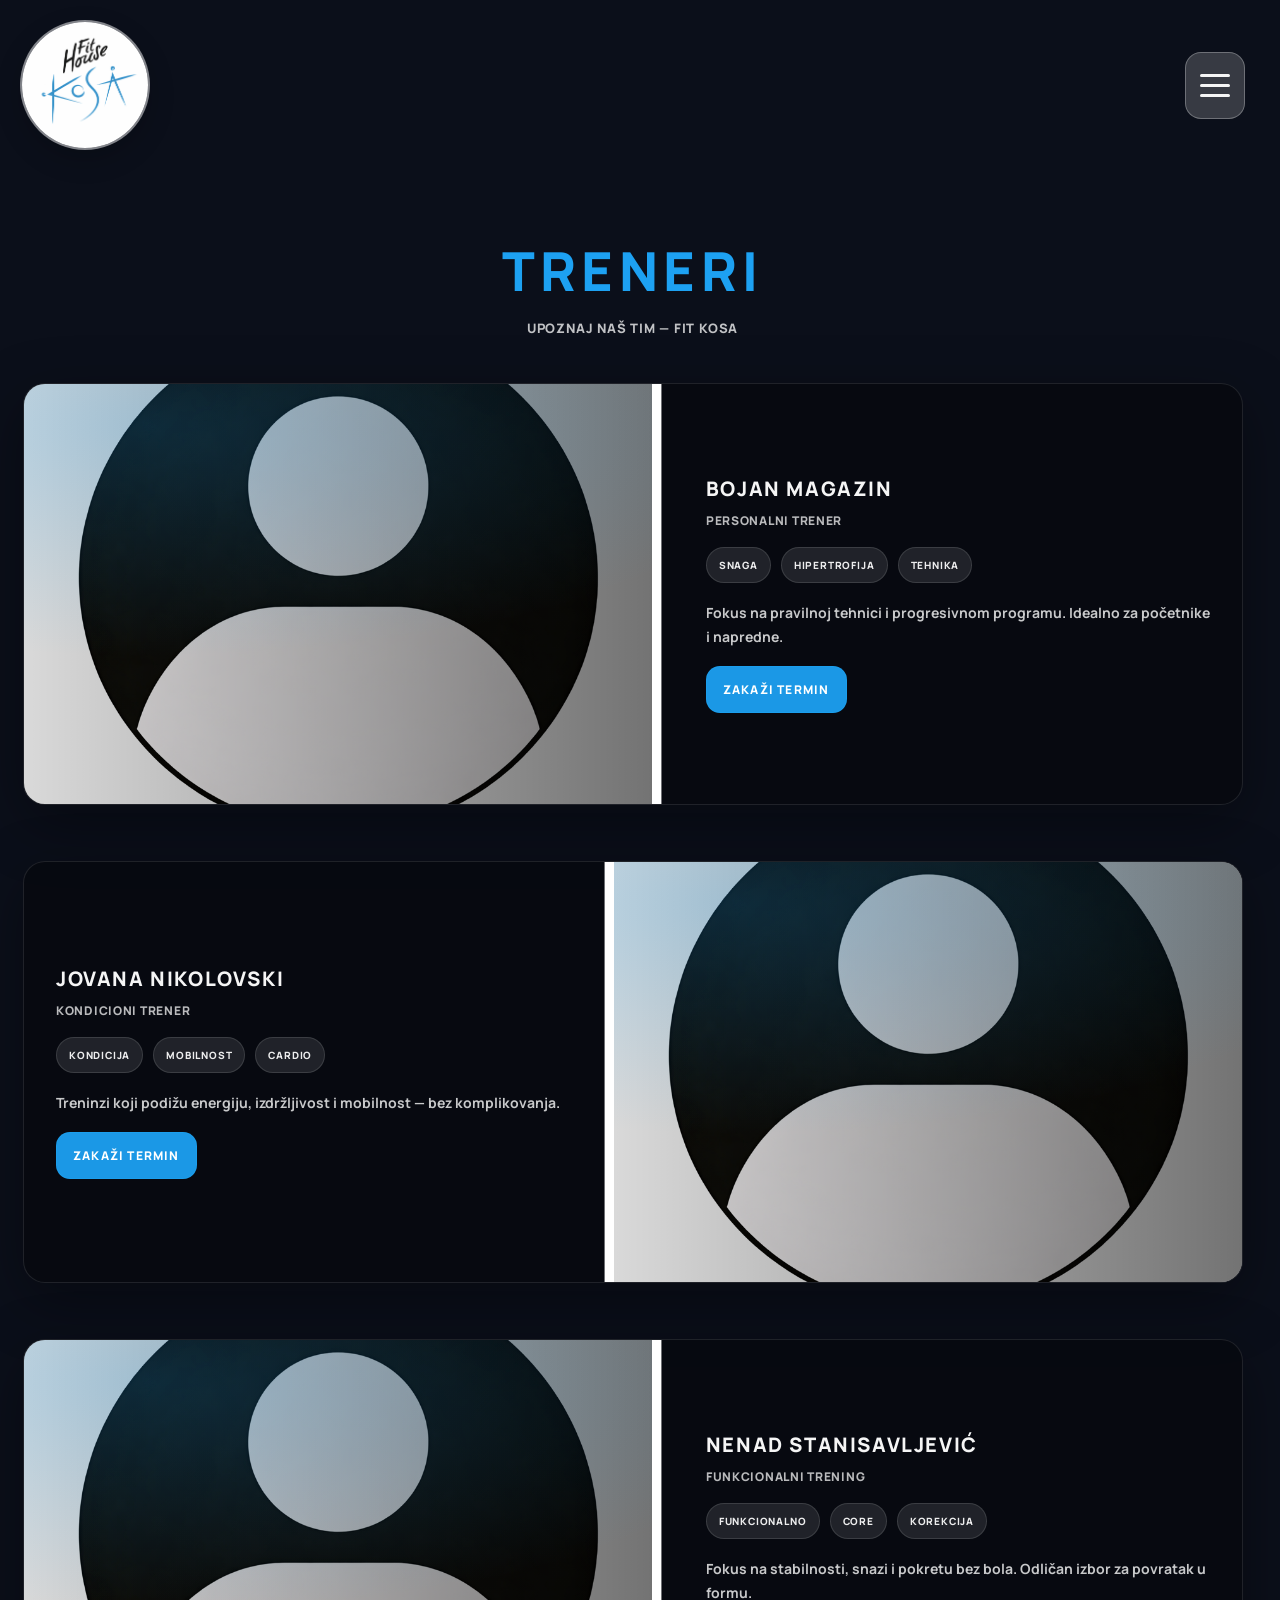
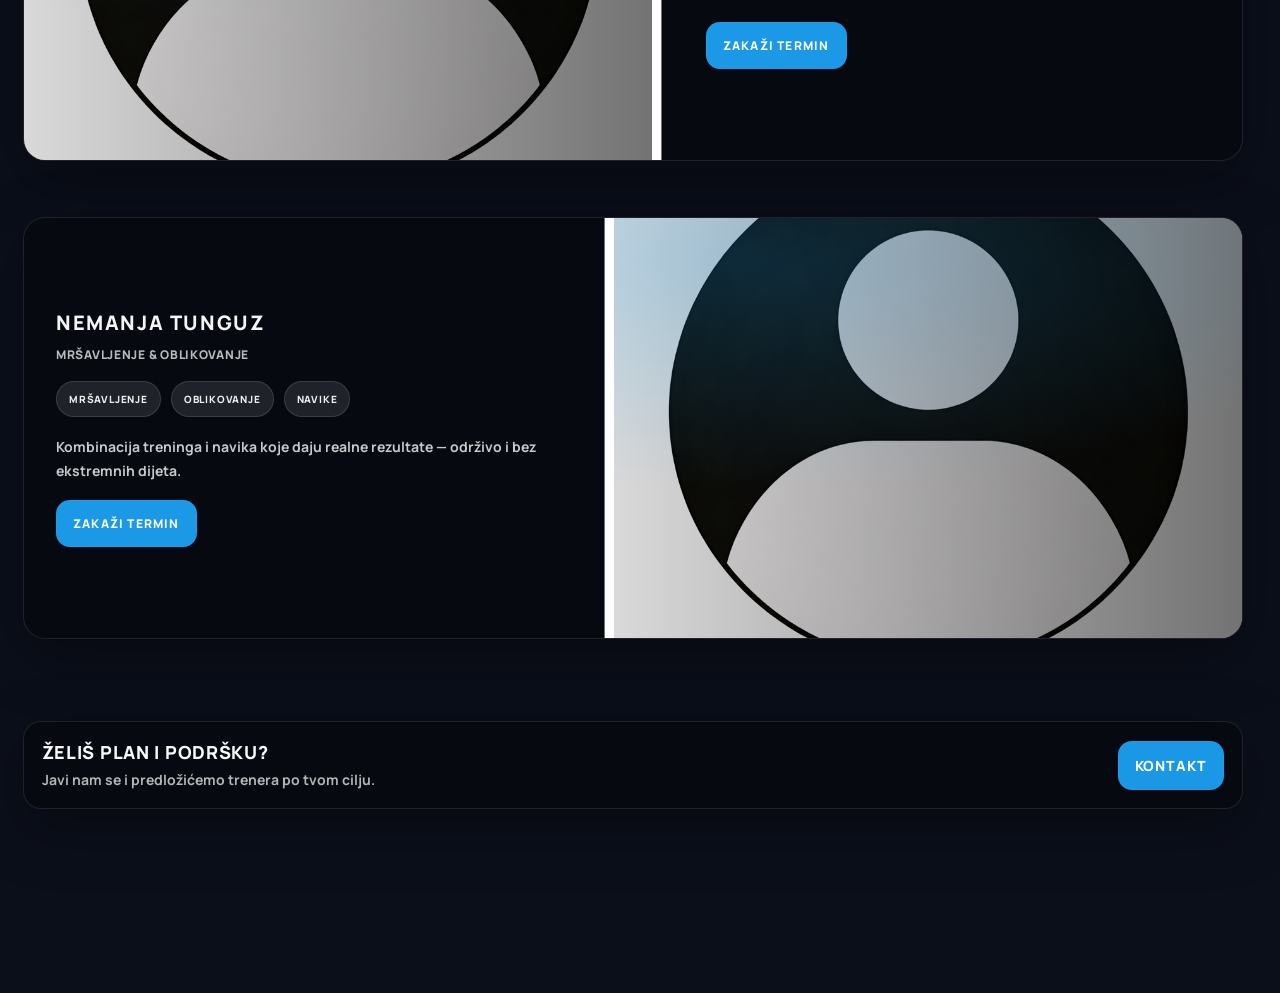
<file: treneri/treneri.html>
<!doctype html>
<html lang="sr">
  <head>
    <meta charset="UTF-8" />
    <meta name="viewport" content="width=device-width, initial-scale=1.0" />
    <title>Treneri | Fit Kosa</title>

    <link rel="preconnect" href="https://fonts.googleapis.com" />
    <link rel="preconnect" href="https://fonts.gstatic.com" crossorigin />
    <link
      href="https://fonts.googleapis.com/css2?family=Manrope:wght@400;600;700;800&display=swap"
      rel="stylesheet"
    />

    <link rel="stylesheet" href="treneri.css" />
  </head>

  <body class="page-fade">
    <!-- HEADER -->
    <header class="site-header" id="siteHeader">
      <div class="container header-inner">
        <a class="brand" href="/index.html" aria-label="Fit Kosa - početna">
          <span class="brand-logo-wrap" aria-hidden="true">
            <img class="brand-logo" src="/img/logo.png" alt="Fit Kosa logo" />
          </span>
        </a>

        <div class="header-right">
          <div class="menu header-nav" data-dropdown="nav">
            <button
              class="menu-btn"
              type="button"
              data-dropdown-trigger="nav"
              aria-label="Otvori navigaciju"
              aria-expanded="false"
            >
              <span class="menu-btn-line"></span>
              <span class="menu-btn-line"></span>
              <span class="menu-btn-line"></span>
            </button>

            <nav
              class="dropdown"
              data-dropdown-panel="nav"
              aria-label="Sekcije sajta"
            >
              <a class="dropdown-link" href="/index.html">Početna</a>
              <a
                class="dropdown-link is-active"
                href="/treneri/treneri.html"
                aria-current="page"
              >
                Treneri
              </a>
              <a class="dropdown-link" href="/onama/onama.html">O&nbsp;nama</a>
              <a class="dropdown-link" href="/cenovnik/cenovnik.html"
                >Cenovnik</a
              >
              <a class="dropdown-link" href="/kontakt/kontakt.html">Kontakt</a>
              <a class="dropdown-cta" href="/clan/clan.html">Postani član</a>
            </nav>
          </div>

          <!-- ✅ uklonjeno: promena jezika -->
        </div>
      </div>
    </header>

    <main>
      <!-- HERO / naslov -->
      <section class="page-hero reveal" aria-label="Treneri - naslov">
        <div class="container">
          <h1 class="page-title">TRENERI</h1>
          <p class="page-subtitle">Upoznaj naš tim — Fit Kosa</p>
        </div>
      </section>

      <!-- BIG CARDS (sections) -->
      <section class="trainers-page" aria-label="Treneri - profili">
        <div class="container trainers-stack">
          <!-- 1 -->
          <article class="trainer-row reveal" aria-label="Bojan Magazin">
            <div class="trainer-media">
              <img
                class="trainer-img"
                src="/img/profile.png"
                alt="Bojan Magazin"
                loading="lazy"
              />
              <div class="trainer-media-overlay" aria-hidden="true"></div>
            </div>

            <div class="trainer-box">
              <h2 class="trainer-name">BOJAN MAGAZIN</h2>
              <p class="trainer-role">PERSONALNI TRENER</p>

              <ul class="trainer-tags" aria-label="Specijalnosti">
                <li class="trainer-tag">SNAGA</li>
                <li class="trainer-tag">HIPERTROFIJA</li>
                <li class="trainer-tag">TEHNIKA</li>
              </ul>

              <p class="trainer-bio">
                Fokus na pravilnoj tehnici i progresivnom programu. Idealno za
                početnike i napredne.
              </p>

              <div class="trainer-actions">
                <a class="trainer-cta" href="/index.html#kontakt"
                  >ZAKAŽI TERMIN</a
                >
              </div>
            </div>
          </article>

          <!-- 2 -->
          <article
            class="trainer-row trainer-row--reverse reveal"
            aria-label="Jovana Nikolovski"
          >
            <div class="trainer-media">
              <img
                class="trainer-img"
                src="/img/profile.png"
                alt="Jovana Nikolovski"
                loading="lazy"
              />
              <div class="trainer-media-overlay" aria-hidden="true"></div>
            </div>

            <div class="trainer-box">
              <h2 class="trainer-name">JOVANA NIKOLOVSKI</h2>
              <p class="trainer-role">KONDICIONI TRENER</p>

              <ul class="trainer-tags" aria-label="Specijalnosti">
                <li class="trainer-tag">KONDICIJA</li>
                <li class="trainer-tag">MOBILNOST</li>
                <li class="trainer-tag">CARDIO</li>
              </ul>

              <p class="trainer-bio">
                Treninzi koji podižu energiju, izdržljivost i mobilnost — bez
                komplikovanja.
              </p>

              <div class="trainer-actions">
                <a class="trainer-cta" href="/index.html#kontakt"
                  >ZAKAŽI TERMIN</a
                >
              </div>
            </div>
          </article>

          <!-- 3 -->
          <article class="trainer-row reveal" aria-label="Nenad Stanisavljević">
            <div class="trainer-media">
              <img
                class="trainer-img"
                src="/img/profile.png"
                alt="Nenad Stanisavljević"
                loading="lazy"
              />
              <div class="trainer-media-overlay" aria-hidden="true"></div>
            </div>

            <div class="trainer-box">
              <h2 class="trainer-name">NENAD STANISAVLJEVIĆ</h2>
              <p class="trainer-role">FUNKCIONALNI TRENING</p>

              <ul class="trainer-tags" aria-label="Specijalnosti">
                <li class="trainer-tag">FUNKCIONALNO</li>
                <li class="trainer-tag">CORE</li>
                <li class="trainer-tag">KOREKCIJA</li>
              </ul>

              <p class="trainer-bio">
                Fokus na stabilnosti, snazi i pokretu bez bola. Odličan izbor za
                povratak u formu.
              </p>

              <div class="trainer-actions">
                <a class="trainer-cta" href="/index.html#kontakt"
                  >ZAKAŽI TERMIN</a
                >
              </div>
            </div>
          </article>

          <!-- 4 -->
          <article
            class="trainer-row trainer-row--reverse reveal"
            aria-label="Nemanja Tunguz"
          >
            <div class="trainer-media">
              <img
                class="trainer-img"
                src="/img/profile.png"
                alt="Nemanja Tunguz"
                loading="lazy"
              />
              <div class="trainer-media-overlay" aria-hidden="true"></div>
            </div>

            <div class="trainer-box">
              <h2 class="trainer-name">NEMANJA TUNGUZ</h2>
              <p class="trainer-role">MRŠAVLJENJE &amp; OBLIKOVANJE</p>

              <ul class="trainer-tags" aria-label="Specijalnosti">
                <li class="trainer-tag">MRŠAVLJENJE</li>
                <li class="trainer-tag">OBLIKOVANJE</li>
                <li class="trainer-tag">NAVIKE</li>
              </ul>

              <p class="trainer-bio">
                Kombinacija treninga i navika koje daju realne rezultate —
                održivo i bez ekstremnih dijeta.
              </p>

              <div class="trainer-actions">
                <a class="trainer-cta" href="/index.html#kontakt"
                  >ZAKAŽI TERMIN</a
                >
              </div>
            </div>
          </article>
        </div>
      </section>

      <section class="page-cta reveal" aria-label="Poziv na akciju">
        <div class="container cta-box">
          <div class="cta-text">
            <h2 class="cta-title">Želiš plan i podršku?</h2>
            <p class="cta-subtitle">
              Javi nam se i predložićemo trenera po tvom cilju.
            </p>
          </div>
          <a class="cta-btn" href="/index.html#kontakt">Kontakt</a>
        </div>
      </section>
    </main>

    <script src="treneri.js"></script>
  </body>
</html>
</file>
<file: cenovnik/cenovnik.css>
/* =========================
   BASE + VARS
   ========================= */
* {
  box-sizing: border-box;
}

:root {
  --brand-blue: #1da1f2;
  --dark-bg: #0b0f1a;

  /* Header */
  --header-height: 296px;
  --header-ease: cubic-bezier(0.2, 0.9, 0.2, 1);

  /* Panels */
  --panel-bg: rgba(0, 0, 0, 0.35);
  --panel-bg-2: rgba(0, 0, 0, 0.25);
  --panel-border: rgba(255, 255, 255, 0.1);
  --panel-shadow: 0 18px 60px rgba(0, 0, 0, 0.35);

  --text-dim: rgba(255, 255, 255, 0.72);
  --text-mid: rgba(255, 255, 255, 0.9);
  --line: rgba(255, 255, 255, 0.1);
}

html,
body {
  margin: 0;
  padding: 0;
  font-family:
    "Manrope",
    system-ui,
    -apple-system,
    "Segoe UI",
    Roboto,
    Arial,
    "Noto Sans",
    "Helvetica Neue",
    sans-serif;
  background: var(--dark-bg);
  color: #ffffff;
  scrollbar-gutter: stable;

  /* ✅ smooth anchors */
  scroll-behavior: smooth;
}

@media (prefers-reduced-motion: reduce) {
  html,
  body {
    scroll-behavior: auto;
  }
}

.container {
  width: min(1220px, calc(100% - 32px));
  margin: 0 auto;
}

/* ✅ anchor offset for sticky header */
#treninzi,
#inbody,
#nutrition,
#masaza {
  scroll-margin-top: calc(var(--header-height) + 16px);
}

/* =========================
   HEADER: fade-in on load (helper)
   ========================= */
.site-header.header-fade {
  opacity: 0;
  transform: translateY(-8px);
  transition:
    opacity 600ms var(--header-ease),
    transform 600ms var(--header-ease);
  will-change: opacity, transform;
}
.site-header.header-fade.is-visible {
  opacity: 1;
  transform: translateY(0);
}

/* =========================
   HEADER: sticky + fade-out on scroll (top-zone behavior)
   ========================= */
.site-header {
  position: sticky;
  top: 0;
  z-index: 1000;

  height: var(--header-height);
  background: transparent;
  border-bottom: 0;

  transition:
    opacity 220ms ease,
    transform 220ms ease;
  will-change: opacity, transform;
}

/* ✅ hide state */
.site-header.is-hidden {
  opacity: 0 !important;
  transform: translateY(-16px) !important;
  pointer-events: none;
}

/* header inner layout */
.site-header .container {
  width: min(1500px, calc(100% - 48px));
  margin: 0 auto;
}

.header-inner {
  height: var(--header-height);
  display: flex;
  align-items: center;
  justify-content: space-between;
  position: relative;
}

/* LEVO: logo */
.brand {
  display: inline-flex;
  align-items: center;
}

.brand-logo-wrap {
  height: 220px;
  width: 220px;
  display: inline-block;
  border-radius: 50%;
  overflow: hidden;

  border: 2px solid rgba(255, 255, 255, 0.42);
  box-shadow: 0 10px 26px rgba(0, 0, 0, 0.18);
  background: rgba(255, 255, 255, 0.12);
}

.brand-logo {
  height: 100%;
  width: 100%;
  display: block;
  object-fit: cover;
}

/* DESNO */
.header-right {
  display: inline-flex;
  align-items: center;
  gap: 16px;
}

.menu {
  position: relative;
  display: inline-flex;
  align-items: center;
}

/* NAV dugme */
.menu-btn {
  background: rgba(255, 255, 255, 0.18);
  border: 1px solid rgba(255, 255, 255, 0.28);
  border-radius: 18px;
  padding: 22px 22px;
  cursor: pointer;
  transition:
    background 0.2s ease,
    border-color 0.2s ease;
  display: inline-block;
}

.menu-btn:hover {
  background: rgba(255, 255, 255, 0.24);
  border-color: rgba(255, 255, 255, 0.38);
}

.menu-btn-line {
  display: block;
  width: 44px;
  height: 4px;
  background: rgba(255, 255, 255, 0.95);
  margin: 10px 0;
  border-radius: 999px;
  transform-origin: center;
  transition:
    transform 0.28s var(--header-ease),
    opacity 0.2s ease;
}

.menu[data-dropdown="nav"].is-open .menu-btn-line:nth-child(1) {
  transform: translateY(14px) rotate(45deg);
}
.menu[data-dropdown="nav"].is-open .menu-btn-line:nth-child(2) {
  opacity: 0;
  transform: scaleX(0.6);
}
.menu[data-dropdown="nav"].is-open .menu-btn-line:nth-child(3) {
  transform: translateY(-14px) rotate(-45deg);
}

/* Dropdown panel */
.dropdown {
  position: absolute;
  top: calc(100% + 14px);
  width: 360px;
  padding: 18px;

  /* ✅ HARD safety: never exceed viewport */
  max-width: calc(100vw - 24px);

  background: rgba(0, 0, 0, 0.55);
  border: 1px solid rgba(255, 255, 255, 0.16);
  border-radius: 18px;

  transform-origin: top right;
  transform: translateY(-10px) scale(0.98);
  opacity: 0;
  pointer-events: none;
  filter: blur(6px);
  transition:
    opacity 0.22s ease,
    transform 0.22s ease,
    filter 0.22s ease;

  backdrop-filter: blur(10px);
  -webkit-backdrop-filter: blur(10px);

  overflow-x: hidden;

  /* ✅ allow scroll inside dropdown on short screens */
  max-height: min(520px, calc(100svh - var(--header-height) - 28px));
  overflow-y: auto;
  overscroll-behavior: contain;
}

.menu.is-open .dropdown {
  opacity: 1;
  transform: translateY(0) scale(1);
  pointer-events: auto;
  filter: blur(0);
}

/* ✅ FIX: nav dropdown anchored to RIGHT of menu button wrapper */
.menu[data-dropdown="nav"] .dropdown {
  right: 0;
  left: auto;
}

/* Links */
.dropdown-link {
  display: block;
  padding: 16px 14px;
  border-radius: 14px;
  color: rgba(255, 255, 255, 0.92);
  text-decoration: none;
  font-size: 26px;
  font-weight: 800;
  letter-spacing: 0.2px;
  white-space: nowrap;
  transition:
    background 0.2s ease,
    color 0.2s ease,
    border-color 0.2s ease;
}
.dropdown-link:hover {
  background: rgba(255, 255, 255, 0.14);
  color: #fff;
}
.dropdown-link.is-active {
  border: 2px solid rgba(29, 161, 242, 0.95);
  background: rgba(29, 161, 242, 0.14);
  color: #fff;
}

.dropdown-cta {
  display: block;
  margin-top: 10px;
  text-decoration: none;

  background: rgba(255, 255, 255, 0.92);
  color: #0b1220;

  padding: 18px 16px;
  border-radius: 14px;
  font-size: 26px;
  font-weight: 900;
  letter-spacing: 0.2px;
  line-height: 1;
  white-space: nowrap;
  transition: opacity 0.2s ease;
}
.dropdown-cta:hover {
  opacity: 0.92;
}

/* =========================
   PAGE LAYOUT (content)
   ========================= */
main {
  padding-bottom: 90px;
}

.page-hero {
  padding-top: 52px;
  padding-bottom: 18px;
  text-align: center;
}

.page-title {
  margin: 0;
  text-transform: uppercase;
  font-weight: 900;
  letter-spacing: 0.1em;
  font-size: clamp(34px, 4.2vw, 64px);
  color: var(--brand-blue);
}

.page-subtitle {
  margin: 12px 0 0;
  font-weight: 800;
  letter-spacing: 0.06em;
  text-transform: uppercase;
  font-size: 14px;
  color: rgba(255, 255, 255, 0.75);
}

/* Chips */
.page-chips {
  margin-top: 16px;
  display: flex;
  flex-wrap: wrap;
  gap: 10px;
  justify-content: center;
}
.chip {
  display: inline-flex;
  align-items: center;
  justify-content: center;
  padding: 10px 14px;
  border-radius: 999px;

  text-decoration: none;
  font-weight: 900;
  letter-spacing: 0.04em;
  text-transform: uppercase;
  font-size: 12px;

  color: rgba(255, 255, 255, 0.92);
  background: rgba(255, 255, 255, 0.1);
  border: 1px solid rgba(255, 255, 255, 0.14);

  transition:
    transform 0.15s ease,
    background 0.15s ease,
    opacity 0.15s ease;
}
.chip:hover {
  transform: translateY(-1px);
  background: rgba(255, 255, 255, 0.14);
}

/* Sections */
.pricing {
  padding-top: 10px;
  padding-bottom: 76px;
}
.pricing-section {
  padding-top: 34px;
}

main h1,
main h2 {
  text-align: center;
}

.section-title {
  margin: 0;
  color: var(--brand-blue);
  font-weight: 900;
  letter-spacing: 0.1em;
  text-transform: uppercase;
  font-size: clamp(18px, 2.2vw, 28px);
  text-align: center;
}

.section-subtitle {
  margin: 10px 0 0;
  color: var(--text-dim);
  font-weight: 800;
  text-transform: uppercase;
  letter-spacing: 0.06em;
  font-size: 12px;
  text-align: center;
}

/* Pricing card */
.price-card {
  margin-top: 14px;
  background: var(--panel-bg);
  border: 1px solid var(--panel-border);
  box-shadow: var(--panel-shadow);
  border-radius: 18px;
  overflow: hidden;
}

/* Table rows */
.price-table {
  display: grid;
}
.price-table .row {
  display: grid;
  grid-template-columns: 1fr auto;
  gap: 16px;
  align-items: start;
  padding: 12px 16px;
  border-bottom: 1px solid var(--line);
}
.price-table .row:last-child {
  border-bottom: 0;
}

.price-table .cell.name {
  color: var(--text-mid);
  font-weight: 800;
  line-height: 1.35;
  font-size: 14px;
  text-align: left;
}
.price-table .cell.price {
  color: #fff;
  font-weight: 900;
  letter-spacing: 0.02em;
  white-space: nowrap;
  font-size: 14px;
  text-align: right;
}
.price-table .cell.price::after {
  content: " din";
  color: rgba(255, 255, 255, 0.7);
  font-weight: 900;
  letter-spacing: 0.04em;
  text-transform: uppercase;
  margin-left: 4px;
  font-size: 12px;
}

/* Notes */
.price-note {
  margin: 14px 16px 16px;
  background: rgba(0, 0, 0, 0.3);
  border: 1px solid rgba(255, 255, 255, 0.1);
  box-shadow: 0 18px 60px rgba(0, 0, 0, 0.25);
  border-radius: 14px;
  padding: 12px 14px;

  display: grid;
  grid-template-columns: 12px 1fr;
  gap: 12px;
  align-items: start;
}
.note-dot {
  width: 10px;
  height: 10px;
  border-radius: 999px;
  background: rgba(29, 161, 242, 0.95);
  margin-top: 6px;
  box-shadow: 0 0 0 4px rgba(29, 161, 242, 0.1);
}
.note-text {
  margin: 0;
  color: rgba(255, 255, 255, 0.8);
  font-weight: 700;
  line-height: 1.45;
  font-size: 13px;
}

/* CTA */
.page-cta {
  padding-top: 22px;
  padding-bottom: 64px;
}
.cta-box {
  background: rgba(0, 0, 0, 0.4);
  border: 1px solid rgba(255, 255, 255, 0.1);
  box-shadow: var(--panel-shadow);
  padding: 18px;

  display: flex;
  gap: 14px;
  align-items: center;
  justify-content: space-between;
  flex-wrap: wrap;

  border-radius: 18px;
}
.cta-title {
  margin: 0;
  font-weight: 900;
  letter-spacing: 0.04em;
  text-transform: uppercase;
  font-size: 18px;
  color: rgba(255, 255, 255, 0.98);
}
.cta-subtitle {
  margin: 6px 0 0;
  color: rgba(255, 255, 255, 0.7);
  font-weight: 700;
  font-size: 14px;
  line-height: 1.45;
}
.cta-btn {
  display: inline-flex;
  align-items: center;
  justify-content: center;

  padding: 14px 16px;
  border-radius: 14px;
  text-decoration: none;

  background: rgba(29, 161, 242, 0.95);
  border: 1px solid rgba(29, 161, 242, 0.65);
  color: #ffffff;

  font-weight: 900;
  letter-spacing: 0.06em;
  text-transform: uppercase;
  font-size: 14px;

  transition:
    transform 0.15s ease,
    opacity 0.15s ease;
  white-space: nowrap;
}
.cta-btn:hover {
  transform: translateY(-1px);
  opacity: 0.96;
}
.cta-btn:active {
  transform: translateY(0);
  opacity: 0.94;
}

/* Responsive */
@media (max-width: 820px) {
  .site-header .container {
    width: calc(100% - 32px);
  }
  .brand-logo-wrap {
    height: 170px;
    width: 170px;
  }
  .dropdown {
    width: min(92vw, 360px);
  }

  /* pricing rows stack */
  .price-table .row {
    grid-template-columns: 1fr;
    gap: 8px;
  }
  .price-table .cell.price {
    text-align: left;
  }

  .cta-box {
    align-items: flex-start;
  }
}

/* Small phones */
@media (max-width: 420px) {
  .page-title {
    letter-spacing: 0.08em;
  }

  .chip {
    width: 100%;
  }

  .dropdown-link,
  .dropdown-cta {
    font-size: 20px;
  }
}

/* Laptop responsive */
@media (max-height: 900px) and (min-width: 900px) {
  :root {
    --header-height: 170px;
  }

  .site-header .container {
    width: min(1400px, calc(100% - 40px));
  }
  .brand-logo-wrap {
    width: 130px;
    height: 130px;
  }

  .menu-btn {
    padding: 14px;
    border-radius: 16px;
  }
  .menu-btn-line {
    width: 30px;
    height: 3px;
    margin: 7px 0;
  }

  .menu[data-dropdown="nav"].is-open .menu-btn-line:nth-child(1) {
    transform: translateY(10px) rotate(45deg);
  }
  .menu[data-dropdown="nav"].is-open .menu-btn-line:nth-child(3) {
    transform: translateY(-10px) rotate(-45deg);
  }

  .dropdown {
    width: 300px;
    padding: 12px;
    top: calc(100% + 10px);
    max-height: min(420px, calc(100svh - var(--header-height) - 24px));
    overflow-y: auto;
  }

  .dropdown-link {
    padding: 12px;
    border-radius: 12px;
    font-size: 18px;
    font-weight: 800;
  }
  .dropdown-cta {
    padding: 14px 12px;
    border-radius: 12px;
    font-size: 18px;
  }
}
</file>
<file: clan/clan.css>
/* =========================
   BASE + VARS
   ========================= */
* {
  box-sizing: border-box;
}

:root {
  --brand-blue: #1da1f2;
  --dark-bg: #0b0f1a;

  --header-height: 296px;
  --header-ease: cubic-bezier(0.2, 0.9, 0.2, 1);

  --panel-bg: rgba(0, 0, 0, 0.35);
  --panel-border: rgba(255, 255, 255, 0.1);
  --panel-shadow: 0 18px 60px rgba(0, 0, 0, 0.35);

  --text-dim: rgba(255, 255, 255, 0.72);

  --step-in-duration: 900ms;
  --step-in-ease: cubic-bezier(0.22, 1, 0.36, 1);

  /* Trainer card */
  --glow: rgba(29, 161, 242, 0.35);
}

html,
body {
  margin: 0;
  padding: 0;
  font-family:
    "Manrope",
    system-ui,
    -apple-system,
    "Segoe UI",
    Roboto,
    Arial,
    "Noto Sans",
    "Helvetica Neue",
    sans-serif;
  background: var(--dark-bg);
  color: #ffffff;
  scrollbar-gutter: stable;
}

html {
  scroll-behavior: smooth;
}

.container {
  width: min(1220px, calc(100% - 32px));
  margin: 0 auto;
}

/* =========================
   HEADER
   ========================= */
.site-header.header-fade {
  opacity: 0;
  transform: translateY(-8px);
  transition:
    opacity 600ms var(--header-ease),
    transform 600ms var(--header-ease);
  will-change: opacity, transform;
}
.site-header.header-fade.is-visible {
  opacity: 1;
  transform: translateY(0);
}

.site-header {
  position: sticky;
  top: 0;
  z-index: 1000;
  height: var(--header-height);
  background: transparent;
  border-bottom: 0;
  transition:
    opacity 220ms ease,
    transform 220ms ease;
  will-change: opacity, transform;
}

.site-header.is-hidden {
  opacity: 0 !important;
  transform: translateY(-16px) !important;
  pointer-events: none;
}

.site-header .container {
  width: min(1500px, calc(100% - 48px));
  margin: 0 auto;
}

.header-inner {
  height: var(--header-height);
  display: flex;
  align-items: center;
  justify-content: space-between;
  position: relative;
}

.brand {
  display: inline-flex;
  align-items: center;
}
.brand-logo-wrap {
  height: 220px;
  width: 220px;
  display: inline-block;
  border-radius: 50%;
  overflow: hidden;
  border: 2px solid rgba(255, 255, 255, 0.42);
  box-shadow: 0 10px 26px rgba(0, 0, 0, 0.18);
  background: rgba(255, 255, 255, 0.12);
}
.brand-logo {
  height: 100%;
  width: 100%;
  display: block;
  object-fit: cover;
}

.header-right {
  display: inline-flex;
  align-items: center;
  gap: 16px;
}

.menu {
  position: relative;
  display: inline-flex;
  align-items: center;
}

.menu-btn {
  background: rgba(255, 255, 255, 0.18);
  border: 1px solid rgba(255, 255, 255, 0.28);
  border-radius: 18px;
  padding: 22px 22px;
  cursor: pointer;
  transition:
    background 0.2s ease,
    border-color 0.2s ease;
  display: inline-block;
}
.menu-btn:hover {
  background: rgba(255, 255, 255, 0.24);
  border-color: rgba(255, 255, 255, 0.38);
}
.menu-btn-line {
  display: block;
  width: 44px;
  height: 4px;
  background: rgba(255, 255, 255, 0.95);
  margin: 10px 0;
  border-radius: 999px;
  transform-origin: center;
  transition:
    transform 0.28s var(--header-ease),
    opacity 0.2s ease;
}
.menu[data-dropdown="nav"].is-open .menu-btn-line:nth-child(1) {
  transform: translateY(14px) rotate(45deg);
}
.menu[data-dropdown="nav"].is-open .menu-btn-line:nth-child(2) {
  opacity: 0;
  transform: scaleX(0.6);
}
.menu[data-dropdown="nav"].is-open .menu-btn-line:nth-child(3) {
  transform: translateY(-14px) rotate(-45deg);
}

.dropdown {
  position: absolute;
  top: calc(100% + 14px);
  width: 360px;
  padding: 18px;
  background: rgba(0, 0, 0, 0.55);
  border: 1px solid rgba(255, 255, 255, 0.16);
  border-radius: 18px;

  /* ✅ never exceed viewport */
  max-width: calc(100vw - 24px);

  transform-origin: top right;
  transform: translateY(-10px) scale(0.98);
  opacity: 0;
  pointer-events: none;
  filter: blur(6px);
  transition:
    opacity 0.22s ease,
    transform 0.22s ease,
    filter 0.22s ease;
  backdrop-filter: blur(10px);
  -webkit-backdrop-filter: blur(10px);

  overflow-x: hidden;
  max-height: min(520px, calc(100svh - var(--header-height) - 28px));
  overflow-y: auto;
  overscroll-behavior: contain;
}

.menu.is-open .dropdown {
  opacity: 1;
  transform: translateY(0) scale(1);
  pointer-events: auto;
  filter: blur(0);
}

/* ✅ FIX: nav dropdown anchored to right edge */
.menu[data-dropdown="nav"] .dropdown {
  right: 0;
  left: auto;
}

.dropdown-link {
  display: block;
  padding: 16px 14px;
  border-radius: 14px;
  color: rgba(255, 255, 255, 0.92);
  text-decoration: none;
  font-size: 26px;
  font-weight: 800;
  letter-spacing: 0.2px;
  white-space: nowrap;
  transition:
    background 0.2s ease,
    color 0.2s ease,
    border-color 0.2s ease;
}
.dropdown-link:hover {
  background: rgba(255, 255, 255, 0.14);
  color: rgba(255, 255, 255, 1);
}

.dropdown-cta {
  display: block;
  margin-top: 10px;
  text-decoration: none;
  background: rgba(255, 255, 255, 0.92);
  color: #0b1220;
  padding: 18px 16px;
  border-radius: 14px;
  font-size: 26px;
  font-weight: 900;
  letter-spacing: 0.2px;
  line-height: 1;
  white-space: nowrap;
  transition: opacity 0.2s ease;
}
.dropdown-cta:hover {
  opacity: 0.92;
}
.dropdown-cta.is-active {
  position: relative;
  overflow: hidden;
  isolation: isolate;
  background: rgba(255, 255, 255, 0.92);
  color: #0b1220;
  border: 2px solid rgba(29, 161, 242, 0.95);
}
.dropdown-cta.is-active::before {
  content: "";
  position: absolute;
  inset: 0;
  background: rgba(29, 161, 242, 0.22);
  z-index: -1;
  pointer-events: none;
}

/* =========================
   STEP ANIMATION
   ========================= */
@keyframes stepInClean {
  0% {
    opacity: 0;
    transform: scale(0.985);
    filter: blur(14px);
  }
  60% {
    filter: blur(0);
  }
  100% {
    opacity: 1;
    transform: scale(1);
    filter: blur(0);
  }
}

@media (prefers-reduced-motion: reduce) {
  .step.is-active {
    animation: none !important;
    transform: none !important;
    filter: none !important;
  }
}

/* =========================
   WIZARD STEPS
   ========================= */
.wizard {
  padding-bottom: 120px;
}

.step {
  display: none;
  padding: 56px 0 64px;
}
.step.is-active {
  display: block;
  animation: stepInClean var(--step-in-duration) var(--step-in-ease) both;
  will-change: opacity, transform, filter;
}

.hero {
  text-align: center;
  margin-bottom: 18px;
}

.page-title {
  margin: 0;
  font-weight: 900;
  letter-spacing: 0.1em;
  text-transform: uppercase;
  font-size: clamp(34px, 4.2vw, 64px);
  color: var(--brand-blue);
}

.page-subtitle {
  margin: 12px auto 0;
  max-width: 72ch;
  font-weight: 800;
  letter-spacing: 0.06em;
  text-transform: uppercase;
  font-size: 13px;
  color: rgba(255, 255, 255, 0.75);
}

.card {
  background: var(--panel-bg);
  border: 1px solid var(--panel-border);
  box-shadow: var(--panel-shadow);
  border-radius: 18px;
  padding: 18px;
}

.step-title {
  margin: 0;
  font-weight: 900;
  letter-spacing: 0.08em;
  text-transform: uppercase;
  font-size: 18px;
  color: rgba(255, 255, 255, 0.98);
}

.step-desc {
  margin: 10px 0 0;
  color: var(--text-dim);
  font-weight: 700;
  line-height: 1.55;
}

/* FORM */
.form {
  margin-top: 14px;
  display: grid;
  gap: 12px;
}

.field {
  display: grid;
  gap: 8px;
}

.field-label {
  font-size: 12px;
  font-weight: 900;
  letter-spacing: 0.08em;
  text-transform: uppercase;
  color: rgba(255, 255, 255, 0.72);
}

.field-input {
  width: 100%;
  padding: 12px;
  border-radius: 10px;
  background: rgba(0, 0, 0, 0.4);
  border: 1px solid rgba(255, 255, 255, 0.1);
  color: rgba(255, 255, 255, 0.92);
  font: inherit;
  font-weight: 700;
}

.actions {
  margin-top: 6px;
  display: flex;
  justify-content: flex-end;
  gap: 10px;
  flex-wrap: wrap;
}

.actions-split {
  justify-content: space-between;
}

.btn {
  display: inline-flex;
  align-items: center;
  justify-content: center;
  padding: 12px 14px;
  border-radius: 12px;
  border: 1px solid transparent;
  cursor: pointer;
  text-decoration: none;
  font-weight: 900;
  letter-spacing: 0.1em;
  text-transform: uppercase;
  font-size: 12px;
  transition:
    transform 0.15s ease,
    opacity 0.15s ease;
  white-space: nowrap;
}
.btn:hover {
  transform: translateY(-1px);
}
.btn:active {
  transform: translateY(0);
  opacity: 0.96;
}

.btn-blue {
  background: rgba(29, 161, 242, 0.95);
  border-color: rgba(29, 161, 242, 0.65);
  color: #fff;
}

.btn-gray {
  background: rgba(255, 255, 255, 0.14);
  border-color: rgba(255, 255, 255, 0.18);
  color: rgba(255, 255, 255, 0.92);
}

.btn-big {
  padding: 16px 18px;
  border-radius: 16px;
  font-size: 13px;
}

/* PICK GRID */
.pick-grid {
  margin-top: 14px;
  display: grid;
  grid-template-columns: repeat(3, 1fr);
  gap: 14px;
}

.pick-card {
  text-align: left;
  border-radius: 18px;
  padding: 16px;
  cursor: pointer;

  background: rgba(0, 0, 0, 0.35);
  border: 1px solid rgba(255, 255, 255, 0.12);
  box-shadow: var(--panel-shadow);

  color: #fff;
  font-family: inherit;

  transition:
    transform 0.15s ease,
    border-color 0.15s ease,
    background 0.15s ease;
}

.pick-card:hover {
  transform: translateY(-2px);
  border-color: rgba(255, 255, 255, 0.22);
}

.pick-title {
  display: block;
  font-weight: 900;
  letter-spacing: 0.08em;
  text-transform: uppercase;
  font-size: 13px;
}

.pick-desc {
  display: block;
  margin-top: 10px;
  color: rgba(255, 255, 255, 0.78);
  font-weight: 700;
  line-height: 1.55;
  font-size: 13px;
}

.pick-meta {
  display: inline-block;
  margin-top: 12px;
  padding: 8px 10px;
  border-radius: 999px;
  background: rgba(255, 255, 255, 0.1);
  border: 1px solid rgba(255, 255, 255, 0.12);
  color: rgba(255, 255, 255, 0.88);
  font-weight: 900;
  letter-spacing: 0.08em;
  text-transform: uppercase;
  font-size: 10px;
}

.pick-card--featured {
  border-color: rgba(29, 161, 242, 0.35);
  background: rgba(29, 161, 242, 0.08);
}

.pick-card.is-selected {
  border: 2px solid rgba(29, 161, 242, 0.95);
  background: rgba(29, 161, 242, 0.12);
}

/* TRAINERS */
.trainer-grid {
  margin-top: 14px;
  display: grid;
  grid-template-columns: repeat(4, 1fr);
  gap: 14px;
}

.trainer-card {
  text-align: left;
  padding: 12px;
  border-radius: 18px;
  cursor: pointer;

  background: rgba(0, 0, 0, 0.35);
  border: 1px solid rgba(255, 255, 255, 0.12);
  box-shadow: var(--panel-shadow);

  color: #fff;
  font-family: inherit;

  transition:
    transform 0.18s ease,
    border-color 0.18s ease,
    background 0.18s ease,
    box-shadow 0.18s ease;
}

.trainer-card:hover {
  transform: translateY(-2px);
  border-color: rgba(29, 161, 242, 0.55);
  box-shadow:
    0 18px 60px rgba(0, 0, 0, 0.35),
    0 0 0 6px rgba(29, 161, 242, 0.08);
}

.trainer-card:active {
  transform: translateY(-1px) scale(0.99);
}

.trainer-card.is-selected {
  border: 2px solid rgba(29, 161, 242, 0.95);
  background: rgba(29, 161, 242, 0.12);
  box-shadow:
    0 18px 60px rgba(0, 0, 0, 0.35),
    0 0 0 10px rgba(29, 161, 242, 0.1);
}

.trainer-card.is-pulse {
  animation: pickPulse 360ms var(--step-in-ease) both;
}

@keyframes pickPulse {
  0% {
    transform: scale(1);
  }
  45% {
    transform: scale(0.985);
  }
  100% {
    transform: scale(1);
  }
}

.trainer-img {
  display: block;
  border-radius: 14px;
  overflow: hidden;
  aspect-ratio: 4 / 3;
  background: rgba(255, 255, 255, 0.08);
  border: 1px solid rgba(255, 255, 255, 0.12);
}

.trainer-img img {
  width: 100%;
  height: 100%;
  display: block;
  object-fit: cover;
}

.trainer-info {
  display: block;
  margin-top: 10px;
}

.trainer-name {
  display: block;
  font-weight: 900;
  letter-spacing: 0.06em;
  text-transform: uppercase;
  font-size: 13px;
}

.trainer-role {
  display: block;
  margin-top: 6px;
  color: rgba(255, 255, 255, 0.72);
  font-weight: 800;
  letter-spacing: 0.06em;
  text-transform: uppercase;
  font-size: 11px;
}

/* SUMMARY */
.summary {
  margin: 14px 0 0;
  display: grid;
  gap: 10px;
}

.summary-row {
  display: grid;
  grid-template-columns: 160px 1fr;
  gap: 12px;
  align-items: baseline;
  padding: 10px 12px;
  border-radius: 14px;
  background: rgba(0, 0, 0, 0.22);
  border: 1px solid rgba(255, 255, 255, 0.08);
}
.summary-row dt {
  font-weight: 900;
  letter-spacing: 0.06em;
  text-transform: uppercase;
  font-size: 12px;
  color: rgba(255, 255, 255, 0.7);
}
.summary-row dd {
  margin: 0;
  font-weight: 800;
  color: rgba(255, 255, 255, 0.92);
}

.hint {
  margin: 12px 0 0;
  font-size: 12px;
  color: rgba(255, 255, 255, 0.62);
  line-height: 1.5;
}

.error {
  margin: 0;
  min-height: 18px;
  color: rgba(255, 120, 120, 0.95);
  font-weight: 800;
  font-size: 12px;
  letter-spacing: 0.03em;
}

/* SUCCESS */
.success {
  text-align: center;
  padding: 28px 18px;
  background: var(--panel-bg);
  border: 1px solid var(--panel-border);
  box-shadow: var(--panel-shadow);
  border-radius: 18px;
}

.success-title {
  margin: 0;
  font-weight: 900;
  letter-spacing: 0.06em;
  text-transform: uppercase;
  font-size: 20px;
  color: rgba(255, 255, 255, 0.98);
}

.success-text {
  margin: 14px auto 0;
  max-width: 72ch;
  color: rgba(255, 255, 255, 0.75);
  font-weight: 700;
  line-height: 1.65;
}

/* Responsive */
@media (max-width: 980px) {
  .pick-grid {
    grid-template-columns: repeat(2, 1fr);
  }
  .trainer-grid {
    grid-template-columns: repeat(2, 1fr);
  }
  .summary-row {
    grid-template-columns: 1fr;
  }
  .actions,
  .actions-split {
    justify-content: flex-start;
  }
}

@media (max-width: 560px) {
  .pick-grid {
    grid-template-columns: 1fr;
  }
  .trainer-grid {
    grid-template-columns: 1fr;
  }
}

/* Laptop responsive */
@media (max-height: 900px) and (min-width: 900px) {
  :root {
    --header-height: 170px;
  }

  .site-header .container {
    width: min(1400px, calc(100% - 40px));
  }

  .brand-logo-wrap {
    width: 130px;
    height: 130px;
  }

  .menu-btn {
    padding: 14px;
    border-radius: 16px;
  }
  .menu-btn-line {
    width: 30px;
    height: 3px;
    margin: 7px 0;
  }

  .menu[data-dropdown="nav"].is-open .menu-btn-line:nth-child(1) {
    transform: translateY(10px) rotate(45deg);
  }
  .menu[data-dropdown="nav"].is-open .menu-btn-line:nth-child(3) {
    transform: translateY(-10px) rotate(-45deg);
  }

  .dropdown {
    width: 300px;
    padding: 12px;
    top: calc(100% + 10px);
    max-height: min(420px, calc(100svh - var(--header-height) - 24px));
    overflow-y: auto;
  }

  .dropdown-link {
    padding: 12px;
    border-radius: 12px;
    font-size: 18px;
    font-weight: 800;
  }

  .dropdown-cta {
    padding: 14px 12px;
    border-radius: 12px;
    font-size: 18px;
  }
}
</file>
<file: kontakt/kontakt.css>
* {
  box-sizing: border-box;
}

:root {
  --brand-blue: #1da1f2;
  --dark-bg: #0b0f1a;

  --header-height: 296px;
  --header-ease: cubic-bezier(0.2, 0.9, 0.2, 1);

  --panel-bg: rgba(0, 0, 0, 0.35);
  --panel-border: rgba(255, 255, 255, 0.1);
  --panel-shadow: 0 18px 60px rgba(0, 0, 0, 0.35);

  --reveal-duration: 700ms;
  --reveal-ease: cubic-bezier(0.2, 0.9, 0.2, 1);
}

html,
body {
  margin: 0;
  padding: 0;
  font-family:
    "Manrope",
    system-ui,
    -apple-system,
    "Segoe UI",
    Roboto,
    Arial,
    "Noto Sans",
    "Helvetica Neue",
    sans-serif;
  background: var(--dark-bg);
  color: #ffffff;
  scrollbar-gutter: stable;
}

.container {
  width: min(1220px, calc(100% - 32px));
  margin: 0 auto;
}

/* page fade safe */
.page-fade {
  opacity: 1;
}

/* reveal helper */
.reveal {
  opacity: 0;
  transform: translateY(18px);
  transition:
    opacity var(--reveal-duration) var(--reveal-ease),
    transform var(--reveal-duration) var(--reveal-ease);
  will-change: opacity, transform;
}
.reveal.is-visible {
  opacity: 1;
  transform: translateY(0);
}

/* =========================
   HEADER
   ========================= */
.site-header.header-fade {
  opacity: 0;
  transform: translateY(-8px);
  transition:
    opacity 600ms var(--header-ease),
    transform 600ms var(--header-ease);
  will-change: opacity, transform;
}
.site-header.header-fade.is-visible {
  opacity: 1;
  transform: translateY(0);
}

.site-header {
  position: sticky;
  top: 0;
  z-index: 1000;

  height: var(--header-height);
  background: transparent;
  border-bottom: 0;

  transition:
    opacity 220ms ease,
    transform 220ms ease;
  will-change: opacity, transform;
}

/* Hide on scroll / outside top zone (JS controls) */
.site-header.is-hidden {
  opacity: 0 !important;
  transform: translateY(-16px) !important;
  pointer-events: none;
}

.site-header .container {
  width: min(1500px, calc(100% - 48px));
  margin: 0 auto;
}

.header-inner {
  height: var(--header-height);
  display: flex;
  align-items: center;
  justify-content: space-between;
  position: relative;
}

/* Brand */
.brand {
  display: inline-flex;
  align-items: center;
}

.brand-logo-wrap {
  height: 220px;
  width: 220px;
  display: inline-block;
  border-radius: 50%;
  overflow: hidden;
  border: 2px solid rgba(255, 255, 255, 0.42);
  box-shadow: 0 10px 26px rgba(0, 0, 0, 0.18);
  background: rgba(255, 255, 255, 0.12);
}

.brand-logo {
  height: 100%;
  width: 100%;
  display: block;
  object-fit: cover;
}

/* Right */
.header-right {
  display: inline-flex;
  align-items: center;
  gap: 16px;
}

.menu {
  position: relative;
  display: inline-flex;
  align-items: center;
}

/* Hamburger */
.menu-btn {
  background: rgba(255, 255, 255, 0.18);
  border: 1px solid rgba(255, 255, 255, 0.28);
  border-radius: 18px;
  padding: 22px 22px;
  cursor: pointer;
  transition:
    background 0.2s ease,
    border-color 0.2s ease;
  display: inline-block;
}
.menu-btn:hover {
  background: rgba(255, 255, 255, 0.24);
  border-color: rgba(255, 255, 255, 0.38);
}

.menu-btn-line {
  display: block;
  width: 44px;
  height: 4px;
  background: rgba(255, 255, 255, 0.95);
  margin: 10px 0;
  border-radius: 999px;
  transform-origin: center;
  transition:
    transform 0.28s var(--header-ease),
    opacity 0.2s ease;
}

.menu[data-dropdown="nav"].is-open .menu-btn-line:nth-child(1) {
  transform: translateY(14px) rotate(45deg);
}
.menu[data-dropdown="nav"].is-open .menu-btn-line:nth-child(2) {
  opacity: 0;
  transform: scaleX(0.6);
}
.menu[data-dropdown="nav"].is-open .menu-btn-line:nth-child(3) {
  transform: translateY(-14px) rotate(-45deg);
}

/* Dropdown */
.dropdown {
  position: absolute;
  top: calc(100% + 14px);
  width: 360px;
  padding: 18px;

  /* ✅ hard safety */
  max-width: calc(100vw - 24px);

  background: rgba(0, 0, 0, 0.55);
  border: 1px solid rgba(255, 255, 255, 0.16);
  border-radius: 18px;

  transform-origin: top right;
  transform: translateY(-10px) scale(0.98);
  opacity: 0;
  pointer-events: none;
  filter: blur(6px);
  transition:
    opacity 0.22s ease,
    transform 0.22s ease,
    filter 0.22s ease;

  backdrop-filter: blur(10px);
  -webkit-backdrop-filter: blur(10px);

  overflow-x: hidden;
  max-height: min(520px, calc(100svh - var(--header-height) - 28px));
  overflow-y: auto;
  overscroll-behavior: contain;
}

.menu.is-open .dropdown {
  opacity: 1;
  transform: translateY(0) scale(1);
  pointer-events: auto;
  filter: blur(0);
}

/* ✅ FIX: anchor nav dropdown to right */
.menu[data-dropdown="nav"] .dropdown {
  right: 0;
  left: auto;
}

/* links */
.dropdown-link {
  display: block;
  padding: 16px 14px;
  border-radius: 14px;
  color: rgba(255, 255, 255, 0.92);
  text-decoration: none;
  font-size: 26px;
  font-weight: 800;
  letter-spacing: 0.2px;
  white-space: nowrap;
  transition:
    background 0.2s ease,
    color 0.2s ease,
    border-color 0.2s ease;
}
.dropdown-link:hover {
  background: rgba(255, 255, 255, 0.14);
  color: #fff;
}
.dropdown-link.is-active {
  border: 2px solid rgba(29, 161, 242, 0.95);
  background: rgba(29, 161, 242, 0.14);
  color: #fff;
}

.dropdown-cta {
  display: block;
  margin-top: 10px;
  text-decoration: none;
  background: rgba(255, 255, 255, 0.92);
  color: #0b1220;
  padding: 18px 16px;
  border-radius: 14px;
  font-size: 26px;
  font-weight: 900;
  letter-spacing: 0.2px;
  line-height: 1;
  white-space: nowrap;
  transition: opacity 0.2s ease;
}
.dropdown-cta:hover {
  opacity: 0.92;
}

/* =========================
   MAIN
   ========================= */
main {
  padding-bottom: 90px;
}

/* HERO */
.page-hero {
  padding-top: 52px;
  padding-bottom: 24px;
  text-align: center;
}

.page-title {
  margin: 0;
  text-transform: uppercase;
  font-weight: 900;
  letter-spacing: 0.1em;
  font-size: clamp(34px, 4.2vw, 64px);
  color: var(--brand-blue);
}

.page-subtitle {
  margin: 12px 0 0;
  font-weight: 800;
  letter-spacing: 0.06em;
  text-transform: uppercase;
  font-size: 13px;
  color: rgba(255, 255, 255, 0.75);
}

/* CONTACT GRID */
.contact-page {
  padding-top: 10px;
  padding-bottom: 18px;
}

.contact-shell {
  display: grid;
  grid-template-columns: 1fr 1.2fr;
  gap: 16px;
}

.contact-card {
  background: var(--panel-bg);
  border: 1px solid var(--panel-border);
  box-shadow: var(--panel-shadow);
  border-radius: 18px;
  padding: 18px;
}

.contact-title {
  margin: 0;
  font-weight: 900;
  letter-spacing: 0.1em;
  text-transform: uppercase;
  font-size: 18px;
  color: rgba(255, 255, 255, 0.96);
}

.contact-text {
  margin: 10px 0 0;
  color: rgba(255, 255, 255, 0.78);
  font-weight: 700;
  line-height: 1.55;
  font-size: 14px;
}

.quick-actions {
  margin-top: 14px;
  display: flex;
  flex-wrap: wrap;
  gap: 10px;
}

.quick-btn {
  display: inline-flex;
  align-items: center;
  justify-content: center;
  padding: 12px 14px;
  border-radius: 14px;
  text-decoration: none;
  font-weight: 900;
  letter-spacing: 0.1em;
  text-transform: uppercase;
  font-size: 12px;
  border: 1px solid transparent;
  transition:
    transform 0.15s ease,
    opacity 0.15s ease,
    background 0.15s ease,
    border-color 0.15s ease;
  white-space: nowrap;
}

.quick-btn:hover {
  transform: translateY(-1px);
}
.quick-btn:active {
  transform: translateY(0);
  opacity: 0.96;
}

.quick-btn--blue {
  background: rgba(29, 161, 242, 0.95);
  border-color: rgba(29, 161, 242, 0.65);
  color: #fff;
}

.quick-btn--gray {
  background: rgba(255, 255, 255, 0.18);
  border-color: rgba(255, 255, 255, 0.28);
  color: rgba(255, 255, 255, 0.96);
  backdrop-filter: blur(10px);
  -webkit-backdrop-filter: blur(10px);
}

.contact-form {
  display: grid;
  gap: 10px;
  margin-top: 12px;
}

.contact-input,
.contact-textarea {
  width: 100%;
  padding: 12px;
  border-radius: 12px;
  background: rgba(0, 0, 0, 0.35);
  border: 1px solid rgba(255, 255, 255, 0.12);
  color: rgba(255, 255, 255, 0.92);
  font-family: inherit;
  font-size: 14px;
  font-weight: 700;
}

.contact-submit {
  justify-self: start;
  padding: 12px 16px;
  border-radius: 12px;
  cursor: pointer;
  border: 1px solid rgba(29, 161, 242, 0.55);
  background: rgba(29, 161, 242, 0.95);
  color: #ffffff;
  font-weight: 900;
  letter-spacing: 0.1em;
  text-transform: uppercase;
}

/* MAP */
.map-section {
  padding-top: 10px;
  padding-bottom: 80px;
}

.map-card {
  background: var(--panel-bg);
  border: 1px solid var(--panel-border);
  box-shadow: var(--panel-shadow);
  border-radius: 18px;
  overflow: hidden;
}

.map-header {
  padding: 18px;
  border-bottom: 1px solid rgba(255, 255, 255, 0.1);
}

.map-title {
  margin: 0;
  font-weight: 900;
  letter-spacing: 0.1em;
  text-transform: uppercase;
  font-size: 18px;
  color: rgba(255, 255, 255, 0.96);
}

.map-subtitle {
  margin: 10px 0 0;
  color: rgba(255, 255, 255, 0.72);
  font-weight: 700;
  line-height: 1.45;
  font-size: 13px;
  text-transform: uppercase;
  letter-spacing: 0.06em;
}

.map-shell {
  position: relative;
  width: 100%;
  aspect-ratio: 16 / 9;
  min-height: 360px;
  background: rgba(255, 255, 255, 0.06);
}

.map-iframe {
  position: absolute;
  inset: 0;
  width: 100%;
  height: 100%;
  border: 0;
  display: block;
  filter: saturate(1.05) contrast(1.05);
}

.map-actions {
  padding: 16px 18px;
  display: flex;
  gap: 12px;
  flex-wrap: wrap;
  align-items: center;
  justify-content: flex-start;
  border-top: 1px solid rgba(255, 255, 255, 0.1);
  background: rgba(0, 0, 0, 0.18);
}

.map-btn {
  display: inline-flex;
  align-items: center;
  justify-content: center;
  padding: 12px 14px;
  border-radius: 14px;
  text-decoration: none;
  font-weight: 900;
  letter-spacing: 0.1em;
  text-transform: uppercase;
  font-size: 12px;
  border: 1px solid transparent;
  transition:
    transform 0.15s ease,
    opacity 0.15s ease,
    background 0.15s ease,
    border-color 0.15s ease;
  white-space: nowrap;
}

.map-btn:hover {
  transform: translateY(-1px);
}
.map-btn:active {
  transform: translateY(0);
  opacity: 0.96;
}

.map-btn--blue {
  background: rgba(29, 161, 242, 0.95);
  border-color: rgba(29, 161, 242, 0.65);
  color: #fff;
}

.map-btn--gray {
  background: rgba(255, 255, 255, 0.18);
  border-color: rgba(255, 255, 255, 0.28);
  color: rgba(255, 255, 255, 0.96);
  backdrop-filter: blur(10px);
  -webkit-backdrop-filter: blur(10px);
}

/* Responsive */
@media (max-width: 980px) {
  .contact-shell {
    grid-template-columns: 1fr;
  }
}

@media (max-width: 820px) {
  .site-header .container {
    width: calc(100% - 32px);
  }

  .brand-logo-wrap {
    height: 170px;
    width: 170px;
  }

  .dropdown {
    width: min(92vw, 360px);
  }

  .map-shell {
    min-height: 300px;
  }
}

/* Laptop responsive */
@media (max-height: 900px) and (min-width: 900px) {
  :root {
    --header-height: 170px;
  }

  .site-header .container {
    width: min(1400px, calc(100% - 40px));
  }

  .brand-logo-wrap {
    width: 130px;
    height: 130px;
  }

  .menu-btn {
    padding: 14px;
    border-radius: 16px;
  }

  .menu-btn-line {
    width: 30px;
    height: 3px;
    margin: 7px 0;
  }

  .menu[data-dropdown="nav"].is-open .menu-btn-line:nth-child(1) {
    transform: translateY(10px) rotate(45deg);
  }
  .menu[data-dropdown="nav"].is-open .menu-btn-line:nth-child(3) {
    transform: translateY(-10px) rotate(-45deg);
  }

  .dropdown {
    width: 300px;
    padding: 12px;
    top: calc(100% + 10px);
    max-height: min(420px, calc(100svh - var(--header-height) - 24px));
    overflow-y: auto;
  }

  .dropdown-link {
    padding: 12px;
    border-radius: 12px;
    font-size: 18px;
    font-weight: 800;
  }

  .dropdown-cta {
    padding: 14px 12px;
    border-radius: 12px;
    font-size: 18px;
  }
}
</file>
<file: onama/onama.css>
/* =========================
   BASE + VARS
   ========================= */
* {
  box-sizing: border-box;
}

:root {
  --brand-blue: #1da1f2;
  --dark-bg: #0b0f1a;

  /* Header */
  --header-height: 296px;
  --header-ease: cubic-bezier(0.2, 0.9, 0.2, 1);

  /* Panels / lines */
  --panel-bg: rgba(0, 0, 0, 0.35);
  --panel-border: rgba(255, 255, 255, 0.1);
  --panel-shadow: 0 18px 60px rgba(0, 0, 0, 0.35);
  --text-dim: rgba(255, 255, 255, 0.72);
  --text-mid: rgba(255, 255, 255, 0.9);
  --line: rgba(255, 255, 255, 0.1);

  /* Reveal */
  --reveal-duration: 700ms;
  --reveal-ease: cubic-bezier(0.2, 0.9, 0.2, 1);
}

html,
body {
  margin: 0;
  padding: 0;
  font-family:
    "Manrope",
    system-ui,
    -apple-system,
    "Segoe UI",
    Roboto,
    Arial,
    "Noto Sans",
    "Helvetica Neue",
    sans-serif;
  background: var(--dark-bg);
  color: #ffffff;
  scrollbar-gutter: stable;
}

.container {
  width: min(1220px, calc(100% - 32px));
  margin: 0 auto;
}

/* If body has page-fade class in HTML, ensure it doesn't hide content */
.page-fade {
  opacity: 1;
}

/* Reveal helpers */
.reveal {
  opacity: 0;
  transform: translateY(18px);
  transition:
    opacity var(--reveal-duration) var(--reveal-ease),
    transform var(--reveal-duration) var(--reveal-ease);
  will-change: opacity, transform;
}
.reveal.is-visible {
  opacity: 1;
  transform: translateY(0);
}

/* =========================
   HEADER ONLY: fade-in helper
   ========================= */
.site-header.header-fade {
  opacity: 0;
  transform: translateY(-8px);
  transition:
    opacity 600ms var(--header-ease),
    transform 600ms var(--header-ease);
  will-change: opacity, transform;
}
.site-header.header-fade.is-visible {
  opacity: 1;
  transform: translateY(0);
}

/* =========================
   HEADER: sticky + fade-out (TOP-ZONE behavior)
   ========================= */
.site-header {
  position: sticky;
  top: 0;
  z-index: 1000;

  height: var(--header-height);
  background: transparent;
  border-bottom: 0;
  backdrop-filter: none;
  -webkit-backdrop-filter: none;

  transition:
    opacity 220ms ease,
    transform 220ms ease;
  will-change: opacity, transform;
}

/* ✅ Hide state */
.site-header.is-hidden {
  opacity: 0 !important;
  transform: translateY(-16px) !important;
  pointer-events: none;
}

.site-header .container {
  width: min(1500px, calc(100% - 48px));
  margin: 0 auto;
}

.header-inner {
  height: var(--header-height);
  display: flex;
  align-items: center;
  justify-content: space-between;
  position: relative;
}

/* Brand */
.brand {
  display: inline-flex;
  align-items: center;
}

.brand-logo-wrap {
  height: 220px;
  width: 220px;
  display: inline-block;
  border-radius: 50%;
  overflow: hidden;

  border: 2px solid rgba(255, 255, 255, 0.42);
  box-shadow: 0 10px 26px rgba(0, 0, 0, 0.18);
  background: rgba(255, 255, 255, 0.12);
}

.brand-logo {
  height: 100%;
  width: 100%;
  display: block;
  object-fit: cover;
}

/* Right */
.header-right {
  display: inline-flex;
  align-items: center;
  gap: 16px;
}

.menu {
  position: relative;
  display: inline-flex;
  align-items: center;
}

/* Nav button */
.menu-btn {
  background: rgba(255, 255, 255, 0.18);
  border: 1px solid rgba(255, 255, 255, 0.28);
  border-radius: 18px;
  padding: 22px 22px;
  cursor: pointer;
  transition:
    background 0.2s ease,
    border-color 0.2s ease;
  display: inline-block;
}
.menu-btn:hover {
  background: rgba(255, 255, 255, 0.24);
  border-color: rgba(255, 255, 255, 0.38);
}
.menu-btn-line {
  display: block;
  width: 44px;
  height: 4px;
  background: rgba(255, 255, 255, 0.95);
  margin: 10px 0;
  border-radius: 999px;
  transform-origin: center;
  transition:
    transform 0.28s var(--header-ease),
    opacity 0.2s ease;
}
.menu[data-dropdown="nav"].is-open .menu-btn-line:nth-child(1) {
  transform: translateY(14px) rotate(45deg);
}
.menu[data-dropdown="nav"].is-open .menu-btn-line:nth-child(2) {
  opacity: 0;
  transform: scaleX(0.6);
}
.menu[data-dropdown="nav"].is-open .menu-btn-line:nth-child(3) {
  transform: translateY(-14px) rotate(-45deg);
}

/* Dropdown */
.dropdown {
  position: absolute;
  top: calc(100% + 14px);
  width: 360px;
  padding: 18px;

  /* ✅ no clipping on any screen */
  max-width: calc(100vw - 24px);

  background: rgba(0, 0, 0, 0.55);
  border: 1px solid rgba(255, 255, 255, 0.16);
  border-radius: 18px;

  transform-origin: top right;
  transform: translateY(-10px) scale(0.98);
  opacity: 0;
  pointer-events: none;
  filter: blur(6px);
  transition:
    opacity 0.22s ease,
    transform 0.22s ease,
    filter 0.22s ease;

  backdrop-filter: blur(10px);
  -webkit-backdrop-filter: blur(10px);

  overflow-x: hidden;

  max-height: min(520px, calc(100svh - var(--header-height) - 28px));
  overflow-y: auto;
  overscroll-behavior: contain;
}
.menu.is-open .dropdown {
  opacity: 1;
  transform: translateY(0) scale(1);
  pointer-events: auto;
  filter: blur(0);
}

/* ✅ FIX: anchor nav dropdown to right edge */
.menu[data-dropdown="nav"] .dropdown {
  right: 0;
  left: auto;
}

/* links */
.dropdown-link {
  display: block;
  padding: 16px 14px;
  border-radius: 14px;
  color: rgba(255, 255, 255, 0.92);
  text-decoration: none;
  font-size: 26px;
  font-weight: 800;
  letter-spacing: 0.2px;
  white-space: nowrap;
  transition:
    background 0.2s ease,
    color 0.2s ease,
    border-color 0.2s ease;
}
.dropdown-link:hover {
  background: rgba(255, 255, 255, 0.14);
  color: #fff;
}
.dropdown-link.is-active {
  border: 2px solid rgba(29, 161, 242, 0.95);
  background: rgba(29, 161, 242, 0.14);
  color: #fff;
}

.dropdown-cta {
  display: block;
  margin-top: 10px;
  text-decoration: none;
  background: rgba(255, 255, 255, 0.92);
  color: #0b1220;
  padding: 18px 16px;
  border-radius: 14px;
  font-size: 26px;
  font-weight: 900;
  letter-spacing: 0.2px;
  line-height: 1;
  white-space: nowrap;
  transition: opacity 0.2s ease;
}
.dropdown-cta:hover {
  opacity: 0.92;
}

/* =========================
   MAIN: HERO
   ========================= */
main {
  padding-bottom: 90px;
}

.page-hero {
  padding-top: 52px;
  padding-bottom: 28px;
  text-align: center;
}

.page-title {
  margin: 0;
  text-transform: uppercase;
  font-weight: 900;
  letter-spacing: 0.1em;
  font-size: clamp(34px, 4.2vw, 64px);
  color: var(--brand-blue);
}

.page-subtitle {
  margin: 12px 0 0;
  font-weight: 800;
  letter-spacing: 0.06em;
  text-transform: uppercase;
  font-size: 13px;
  color: rgba(255, 255, 255, 0.75);
}

/* =========================
   MAIN: ABOUT STACK
   ========================= */
.about-page {
  padding-top: 8px;
  padding-bottom: 40px;
}

.about-stack {
  display: grid;
  gap: 18px;
}

.about-row {
  display: grid;
  grid-template-columns: 1.05fr 0.95fr;
  gap: 18px;
  align-items: stretch;

  background: var(--panel-bg);
  border: 1px solid var(--panel-border);
  box-shadow: var(--panel-shadow);
  border-radius: 18px;
  overflow: hidden;
}

.about-row--reverse {
  grid-template-columns: 0.95fr 1.05fr;
}
.about-row--reverse .about-media {
  order: 2;
}
.about-row--reverse .about-textbox {
  order: 1;
}

.about-media {
  position: relative;
  min-height: 320px;
  background: rgba(255, 255, 255, 0.06);
}

.about-img {
  position: absolute;
  inset: 0;
  width: 100%;
  height: 100%;
  object-fit: cover;
  display: block;
  transform: scale(1.03);
  filter: contrast(1.05) saturate(1.05);
}

.about-media-overlay {
  position: absolute;
  inset: 0;
  background:
    radial-gradient(
      1200px 420px at 20% 10%,
      rgba(29, 161, 242, 0.22),
      transparent 55%
    ),
    linear-gradient(90deg, rgba(0, 0, 0, 0.15), rgba(0, 0, 0, 0.55));
  pointer-events: none;
}

.about-textbox {
  padding: 22px 22px;
  display: flex;
  flex-direction: column;
  justify-content: center;
}

.about-title {
  margin: 0;
  font-size: clamp(18px, 2.2vw, 28px);
  font-weight: 900;
  letter-spacing: 0.06em;
  text-transform: uppercase;
  color: rgba(255, 255, 255, 0.96);
}

.about-text {
  margin: 12px 0 0;
  color: rgba(255, 255, 255, 0.8);
  font-weight: 700;
  line-height: 1.6;
  font-size: 14px;
}
.about-text strong {
  color: #fff;
  font-weight: 900;
}

/* =========================
   CTA
   ========================= */
.page-cta {
  padding-top: 18px;
  padding-bottom: 64px;
}

.cta-box {
  background: rgba(0, 0, 0, 0.4);
  border: 1px solid rgba(255, 255, 255, 0.1);
  box-shadow: var(--panel-shadow);
  padding: 18px;

  display: flex;
  gap: 14px;
  align-items: center;
  justify-content: space-between;
  flex-wrap: wrap;

  border-radius: 18px;
}

.cta-title {
  margin: 0;
  font-weight: 900;
  letter-spacing: 0.04em;
  text-transform: uppercase;
  font-size: 18px;
  color: rgba(255, 255, 255, 0.98);
}

.cta-subtitle {
  margin: 6px 0 0;
  color: rgba(255, 255, 255, 0.7);
  font-weight: 700;
  font-size: 14px;
  line-height: 1.45;
}

.cta-btn {
  display: inline-flex;
  align-items: center;
  justify-content: center;

  padding: 14px 16px;
  border-radius: 14px;
  text-decoration: none;

  background: rgba(29, 161, 242, 0.95);
  border: 1px solid rgba(29, 161, 242, 0.65);
  color: #ffffff;

  font-weight: 900;
  letter-spacing: 0.06em;
  text-transform: uppercase;
  font-size: 14px;

  transition:
    transform 0.15s ease,
    opacity 0.15s ease;
  white-space: nowrap;
}
.cta-btn:hover {
  transform: translateY(-1px);
  opacity: 0.96;
}
.cta-btn:active {
  transform: translateY(0);
  opacity: 0.94;
}

/* =========================
   Responsive
   ========================= */
@media (max-width: 980px) {
  .about-row,
  .about-row--reverse {
    grid-template-columns: 1fr;
  }

  .about-row--reverse .about-media,
  .about-row--reverse .about-textbox {
    order: 0;
  }

  .about-media {
    min-height: 260px;
  }
}

@media (max-width: 820px) {
  .site-header .container {
    width: calc(100% - 32px);
  }
  .brand-logo-wrap {
    height: 170px;
    width: 170px;
  }
  .dropdown {
    width: min(92vw, 360px);
  }
}

@media (max-height: 900px) and (min-width: 900px) {
  :root {
    --header-height: 170px;
  }

  .site-header .container {
    width: min(1400px, calc(100% - 40px));
  }
  .brand-logo-wrap {
    width: 130px;
    height: 130px;
  }

  .menu-btn {
    padding: 14px 14px;
    border-radius: 16px;
  }
  .menu-btn-line {
    width: 30px;
    height: 3px;
    margin: 7px 0;
  }

  .menu[data-dropdown="nav"].is-open .menu-btn-line:nth-child(1) {
    transform: translateY(10px) rotate(45deg);
  }
  .menu[data-dropdown="nav"].is-open .menu-btn-line:nth-child(3) {
    transform: translateY(-10px) rotate(-45deg);
  }

  .dropdown {
    width: 300px;
    padding: 12px;
    top: calc(100% + 10px);
    max-height: min(420px, calc(100svh - var(--header-height) - 24px));
    overflow-y: auto;
  }
  .dropdown-link {
    padding: 12px 12px;
    border-radius: 12px;
    font-size: 18px;
    font-weight: 800;
  }
  .dropdown-cta {
    padding: 14px 12px;
    border-radius: 12px;
    font-size: 18px;
  }
}
</file>
<file: treneri/treneri.css>
/* =========================
   BASE + VARS
   ========================= */
* {
  box-sizing: border-box;
}

:root {
  --brand-blue: #1da1f2;
  --dark-bg: #0b0f1a;

  /* Header */
  --header-height: 296px;
  --header-ease: cubic-bezier(0.2, 0.9, 0.2, 1);

  /* Reveal */
  --reveal-duration: 700ms;
  --reveal-ease: cubic-bezier(0.2, 0.9, 0.2, 1);

  /* Panels */
  --panel-bg: rgba(0, 0, 0, 0.35);
  --panel-border: rgba(255, 255, 255, 0.1);
  --panel-shadow: 0 18px 60px rgba(0, 0, 0, 0.35);
}

html,
body {
  margin: 0;
  padding: 0;
  font-family:
    "Manrope",
    system-ui,
    -apple-system,
    "Segoe UI",
    Roboto,
    Arial,
    "Noto Sans",
    "Helvetica Neue",
    sans-serif;
  background: var(--dark-bg);
  color: #ffffff;
  scrollbar-gutter: stable;
}

.container {
  width: min(1220px, calc(100% - 32px));
  margin: 0 auto;
}

/* page fade helper (neutral) */
.page-fade {
  opacity: 1;
}

/* Reveal helpers */
.reveal {
  opacity: 0;
  transform: translateY(18px);
  transition:
    opacity var(--reveal-duration) var(--reveal-ease),
    transform var(--reveal-duration) var(--reveal-ease);
  will-change: opacity, transform;
}
.reveal.is-visible {
  opacity: 1;
  transform: translateY(0);
}

/* =========================
   HEADER fade-in helper
   ========================= */
.site-header.header-fade {
  opacity: 0;
  transform: translateY(-8px);
  transition:
    opacity 600ms var(--header-ease),
    transform 600ms var(--header-ease);
  will-change: opacity, transform;
}
.site-header.header-fade.is-visible {
  opacity: 1;
  transform: translateY(0);
}

/* =========================
   HEADER: sticky + top-zone hide
   ========================= */
.site-header {
  position: sticky;
  top: 0;
  z-index: 1000;

  height: var(--header-height);
  background: transparent;
  border-bottom: 0;

  transition:
    opacity 220ms ease,
    transform 220ms ease;
  will-change: opacity, transform;
}

.site-header.is-hidden {
  opacity: 0 !important;
  transform: translateY(-16px) !important;
  pointer-events: none;
}

.site-header .container {
  width: min(1500px, calc(100% - 48px));
  margin: 0 auto;
}

.header-inner {
  height: var(--header-height);
  display: flex;
  align-items: center;
  justify-content: space-between;
}

/* Brand */
.brand {
  display: inline-flex;
  align-items: center;
}
.brand-logo-wrap {
  height: 220px;
  width: 220px;
  display: inline-block;
  border-radius: 50%;
  overflow: hidden;

  border: 2px solid rgba(255, 255, 255, 0.42);
  box-shadow: 0 10px 26px rgba(0, 0, 0, 0.18);
  background: rgba(255, 255, 255, 0.12);
}
.brand-logo {
  height: 100%;
  width: 100%;
  display: block;
  object-fit: cover;
}

/* Right */
.header-right {
  display: inline-flex;
  align-items: center;
  gap: 16px;
}

.menu {
  position: relative;
  display: inline-flex;
  align-items: center;
}

/* Nav button */
.menu-btn {
  background: rgba(255, 255, 255, 0.18);
  border: 1px solid rgba(255, 255, 255, 0.28);
  border-radius: 18px;
  padding: 22px 22px;
  cursor: pointer;
  transition:
    background 0.2s ease,
    border-color 0.2s ease;
  display: inline-block;
}
.menu-btn:hover {
  background: rgba(255, 255, 255, 0.24);
  border-color: rgba(255, 255, 255, 0.38);
}
.menu-btn-line {
  display: block;
  width: 44px;
  height: 4px;
  background: rgba(255, 255, 255, 0.95);
  margin: 10px 0;
  border-radius: 999px;
  transform-origin: center;
  transition:
    transform 0.28s var(--header-ease),
    opacity 0.2s ease;
}
.menu[data-dropdown="nav"].is-open .menu-btn-line:nth-child(1) {
  transform: translateY(14px) rotate(45deg);
}
.menu[data-dropdown="nav"].is-open .menu-btn-line:nth-child(2) {
  opacity: 0;
  transform: scaleX(0.6);
}
.menu[data-dropdown="nav"].is-open .menu-btn-line:nth-child(3) {
  transform: translateY(-14px) rotate(-45deg);
}

/* Dropdown */
.dropdown {
  position: absolute;
  top: calc(100% + 14px);
  width: 360px;
  padding: 18px;

  /* ✅ never exceed viewport */
  max-width: calc(100vw - 24px);

  background: rgba(0, 0, 0, 0.55);
  border: 1px solid rgba(255, 255, 255, 0.16);
  border-radius: 18px;

  transform-origin: top right;
  transform: translateY(-10px) scale(0.98);
  opacity: 0;
  pointer-events: none;
  filter: blur(6px);
  transition:
    opacity 0.22s ease,
    transform 0.22s ease,
    filter 0.22s ease;

  backdrop-filter: blur(10px);
  -webkit-backdrop-filter: blur(10px);

  overflow-x: hidden;

  max-height: min(520px, calc(100svh - var(--header-height) - 28px));
  overflow-y: auto;
  overscroll-behavior: contain;
}
.menu.is-open .dropdown {
  opacity: 1;
  transform: translateY(0) scale(1);
  pointer-events: auto;
  filter: blur(0);
}

/* ✅ FIX: anchor nav dropdown to the right */
.menu[data-dropdown="nav"] .dropdown {
  right: 0;
  left: auto;
}

/* Links */
.dropdown-link {
  display: block;
  padding: 16px 14px;
  border-radius: 14px;
  color: rgba(255, 255, 255, 0.92);
  text-decoration: none;
  font-size: 26px;
  font-weight: 800;
  letter-spacing: 0.2px;
  white-space: nowrap;
  transition:
    background 0.2s ease,
    color 0.2s ease,
    border-color 0.2s ease;
}
.dropdown-link:hover {
  background: rgba(255, 255, 255, 0.14);
  color: #fff;
}
.dropdown-link.is-active {
  border: 2px solid rgba(29, 161, 242, 0.95);
  background: rgba(29, 161, 242, 0.14);
  color: #fff;
}

.dropdown-cta {
  display: block;
  margin-top: 10px;
  text-decoration: none;
  background: rgba(255, 255, 255, 0.92);
  color: #0b0f1a;
  padding: 18px 16px;
  border-radius: 14px;
  font-size: 26px;
  font-weight: 900;
  letter-spacing: 0.2px;
  line-height: 1;
  white-space: nowrap;
  transition: opacity 0.2s ease;
}
.dropdown-cta:hover {
  opacity: 0.92;
}

/* =========================
   MAIN
   ========================= */
main {
  padding-bottom: 120px;
}

.page-hero {
  padding-top: 64px;
  padding-bottom: 34px;
  text-align: center;
}

.page-title {
  margin: 0;
  text-transform: uppercase;
  font-weight: 900;
  letter-spacing: 0.1em;
  font-size: clamp(34px, 4.2vw, 64px);
  color: var(--brand-blue);
}

.page-subtitle {
  margin: 12px 0 0;
  font-weight: 800;
  letter-spacing: 0.06em;
  text-transform: uppercase;
  font-size: 13px;
  color: rgba(255, 255, 255, 0.75);
}

.trainers-page {
  padding-top: 12px;
  padding-bottom: 64px;
}

.trainers-stack {
  display: grid;
  gap: 56px;
}

/* big row */
.trainer-row {
  display: grid;
  grid-template-columns: 1.05fr 0.95fr;
  gap: 22px;
  align-items: stretch;

  background: var(--panel-bg);
  border: 1px solid var(--panel-border);
  box-shadow: var(--panel-shadow);
  border-radius: 22px;
  overflow: hidden;
}

.trainer-row--reverse {
  grid-template-columns: 0.95fr 1.05fr;
}
.trainer-row--reverse .trainer-media {
  order: 2;
}
.trainer-row--reverse .trainer-box {
  order: 1;
}

.trainer-media {
  position: relative;
  min-height: 420px;
  background: rgba(255, 255, 255, 0.06);
}

.trainer-img {
  position: absolute;
  inset: 0;
  width: 100%;
  height: 100%;
  object-fit: cover;
  display: block;
  transform: scale(1.03);
  filter: contrast(1.05) saturate(1.05);
}

.trainer-media-overlay {
  position: absolute;
  inset: 0;
  background:
    radial-gradient(
      1200px 420px at 20% 10%,
      rgba(29, 161, 242, 0.22),
      transparent 55%
    ),
    linear-gradient(90deg, rgba(0, 0, 0, 0.15), rgba(0, 0, 0, 0.55));
  pointer-events: none;
}

.trainer-box {
  padding: 32px;
  display: flex;
  flex-direction: column;
  justify-content: center;
}

.trainer-name {
  margin: 0;
  font-weight: 900;
  letter-spacing: 0.08em;
  text-transform: uppercase;
  font-size: 20px;
  color: rgba(255, 255, 255, 0.96);
}

.trainer-role {
  margin: 10px 0 0;
  font-weight: 800;
  letter-spacing: 0.06em;
  text-transform: uppercase;
  font-size: 12px;
  color: rgba(255, 255, 255, 0.72);
}

.trainer-tags {
  list-style: none;
  margin: 18px 0 0;
  padding: 0;
  display: flex;
  flex-wrap: wrap;
  gap: 10px;
  justify-content: flex-start;
}

.trainer-tag {
  padding: 10px 12px;
  border-radius: 999px;
  font-weight: 900;
  letter-spacing: 0.08em;
  text-transform: uppercase;
  font-size: 10px;
  color: rgba(255, 255, 255, 0.92);
  background: rgba(255, 255, 255, 0.1);
  border: 1px solid rgba(255, 255, 255, 0.12);
}

.trainer-bio {
  margin: 18px 0 0;
  color: rgba(255, 255, 255, 0.78);
  font-weight: 700;
  line-height: 1.65;
  font-size: 14px;
  max-width: 62ch;
}

.trainer-actions {
  margin-top: 18px;
}

.trainer-cta {
  display: inline-flex;
  align-items: center;
  justify-content: center;

  padding: 14px 16px;
  border-radius: 14px;
  text-decoration: none;

  background: rgba(29, 161, 242, 0.95);
  border: 1px solid rgba(29, 161, 242, 0.65);
  color: #ffffff;

  font-weight: 900;
  letter-spacing: 0.1em;
  text-transform: uppercase;
  font-size: 12px;

  transition:
    transform 0.15s ease,
    opacity 0.15s ease;
}
.trainer-cta:hover {
  transform: translateY(-1px);
  opacity: 0.96;
}
.trainer-cta:active {
  transform: translateY(0);
  opacity: 0.94;
}

/* CTA section */
.page-cta {
  padding-top: 18px;
  padding-bottom: 64px;
}

.cta-box {
  background: rgba(0, 0, 0, 0.4);
  border: 1px solid rgba(255, 255, 255, 0.1);
  box-shadow: var(--panel-shadow);
  padding: 18px;

  display: flex;
  gap: 14px;
  align-items: center;
  justify-content: space-between;
  flex-wrap: wrap;

  border-radius: 18px;
}

.cta-title {
  margin: 0;
  font-weight: 900;
  letter-spacing: 0.04em;
  text-transform: uppercase;
  font-size: 18px;
  color: rgba(255, 255, 255, 0.98);
}

.cta-subtitle {
  margin: 6px 0 0;
  color: rgba(255, 255, 255, 0.7);
  font-weight: 700;
  font-size: 14px;
  line-height: 1.45;
}

.cta-btn {
  display: inline-flex;
  align-items: center;
  justify-content: center;

  padding: 14px 16px;
  border-radius: 14px;
  text-decoration: none;

  background: rgba(29, 161, 242, 0.95);
  border: 1px solid rgba(29, 161, 242, 0.65);
  color: #ffffff;

  font-weight: 900;
  letter-spacing: 0.06em;
  text-transform: uppercase;
  font-size: 14px;

  transition:
    transform 0.15s ease,
    opacity 0.15s ease;
  white-space: nowrap;
}
.cta-btn:hover {
  transform: translateY(-1px);
  opacity: 0.96;
}
.cta-btn:active {
  transform: translateY(0);
  opacity: 0.94;
}

/* Responsive */
@media (max-width: 980px) {
  .trainer-row,
  .trainer-row--reverse {
    grid-template-columns: 1fr;
  }

  .trainer-row--reverse .trainer-media,
  .trainer-row--reverse .trainer-box {
    order: 0;
  }

  .trainer-media {
    min-height: 320px;
  }

  .trainer-box {
    padding: 22px;
  }

  .trainers-stack {
    gap: 40px;
  }
}

@media (max-width: 560px) {
  .page-hero {
    padding-top: 42px;
  }

  .trainer-media {
    min-height: 260px;
  }

  .dropdown-link,
  .dropdown-cta {
    font-size: 20px;
  }
}

@media (max-width: 820px) {
  .site-header .container {
    width: calc(100% - 32px);
  }
  .brand-logo-wrap {
    height: 170px;
    width: 170px;
  }
  .dropdown {
    width: min(92vw, 360px);
  }
}

/* Laptop responsive */
@media (max-height: 900px) and (min-width: 900px) {
  :root {
    --header-height: 170px;
  }

  .site-header .container {
    width: min(1400px, calc(100% - 40px));
  }
  .brand-logo-wrap {
    width: 130px;
    height: 130px;
  }

  .menu-btn {
    padding: 14px 14px;
    border-radius: 16px;
  }
  .menu-btn-line {
    width: 30px;
    height: 3px;
    margin: 7px 0;
  }

  .menu[data-dropdown="nav"].is-open .menu-btn-line:nth-child(1) {
    transform: translateY(10px) rotate(45deg);
  }
  .menu[data-dropdown="nav"].is-open .menu-btn-line:nth-child(3) {
    transform: translateY(-10px) rotate(-45deg);
  }

  .dropdown {
    width: 300px;
    padding: 12px;
    top: calc(100% + 10px);
    max-height: min(420px, calc(100svh - var(--header-height) - 24px));
    overflow-y: auto;
  }
  .dropdown-link {
    padding: 12px 12px;
    border-radius: 12px;
    font-size: 18px;
    font-weight: 800;
  }
  .dropdown-cta {
    padding: 14px 12px;
    border-radius: 12px;
    font-size: 18px;
  }
}
</file>
